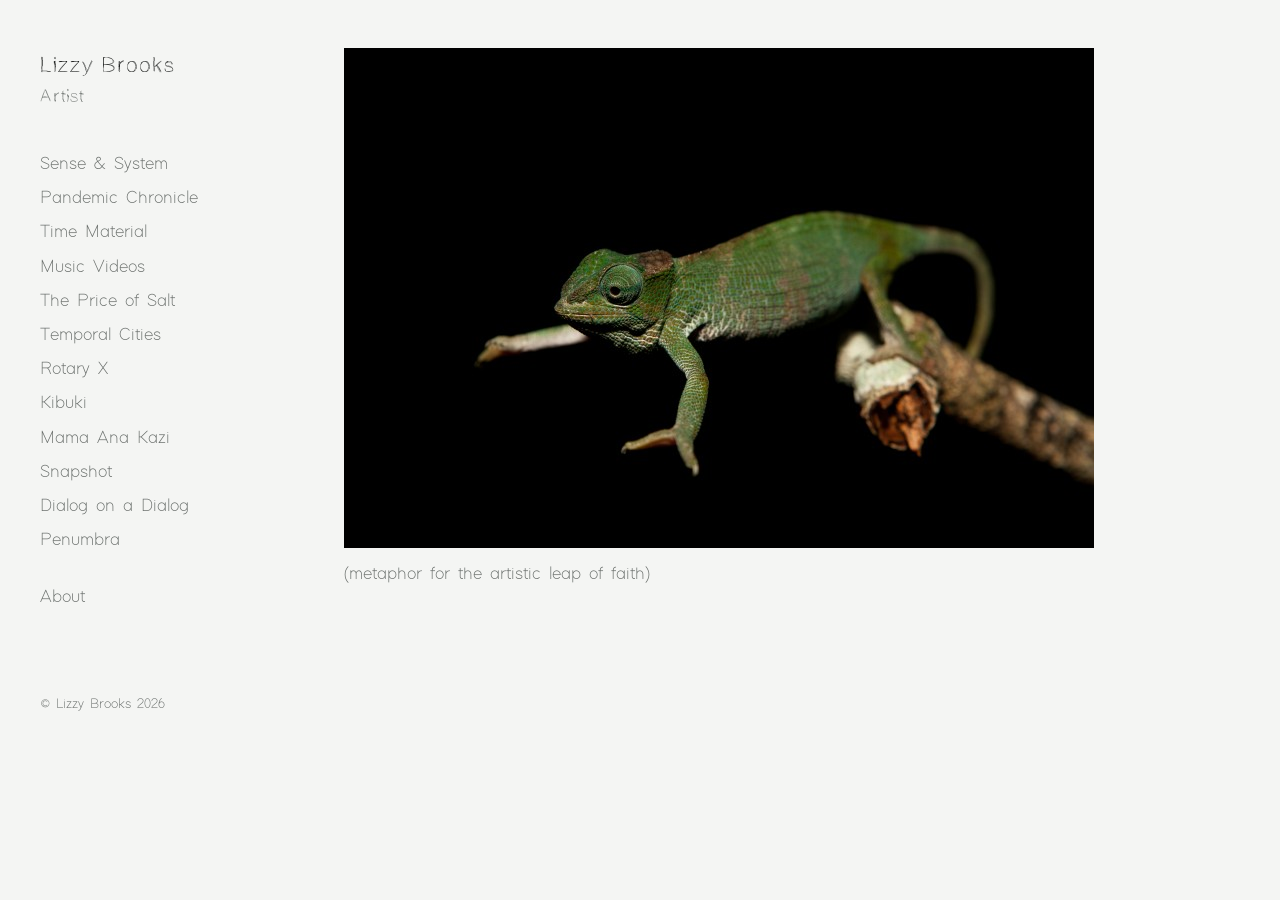
<file: index.html>
<!doctype html>
<html lang="en">
<head>
  <meta charset="utf-8">
  <meta name="viewport" content="width=device-width, initial-scale=1">
  <title>Lizzy Brooks</title>
  <meta name="description" content="Lizzy Brooks is a photographer, technologist and social practice artist based in San Francisco.">
  <link rel="icon" href="images/favicon.gif">
  <link rel="preconnect" href="https://fonts.googleapis.com">
  <link rel="preconnect" href="https://fonts.gstatic.com" crossorigin>
  <link href="https://fonts.googleapis.com/css2?family=Hanken+Grotesk:ital,wght@0,400;0,500;1,400&display=swap" rel="stylesheet">
  <link rel="stylesheet" href="style.css">
</head>
<body>
  <a class="skip" href="#content">Skip to content</a>
  <div class="layout">
    <header class="side">
      <a class="name" href="./">Lizzy Brooks</a>
      <p class="role">Artist</p>
      <details class="menu" open>
        <summary>Projects</summary>
        <ul class="projects">
          <li><a href="sense-system/">Sense &amp; System</a></li>
          <li><a href="pandemic-chronicle/">Pandemic Chronicle</a></li>
          <li><a href="time-material/">Time Material</a></li>
          <li><a href="music-videos/">Music Videos</a></li>
          <li><a href="the-price-of-salt/">The Price of Salt</a></li>
          <li><a href="temporal-cities/">Temporal Cities</a></li>
          <li><a href="rotary-x/">Rotary X</a></li>
          <li><a href="kibuki/">Kibuki</a></li>
          <li><a href="mama-ana-kazi/">Mama Ana Kazi</a></li>
          <li><a href="snapshot/">Snapshot</a></li>
          <li><a href="dialog-on-a-dialog/">Dialog on a Dialog</a></li>
          <li><a href="photography/">Penumbra</a></li>
        </ul>
        <ul class="pages">
          <li><a href="about/">About</a></li>
        </ul>
      </details>
    </header>
    <main id="content">
    <figure class="hero">
      <img src="images/home/01.jpg" width="750" height="500" alt="Lizzy Brooks mid-leap">
      <figcaption>(metaphor for the artistic leap of faith)</figcaption>
    </figure>
    </main>
  </div>
  <footer>© Lizzy Brooks 2026</footer>
  <script>
    // Collapse the project menu on small screens
    if (window.matchMedia('(max-width: 760px)').matches) document.querySelector('.menu').removeAttribute('open');
  </script>
</body>
</html>
</file>
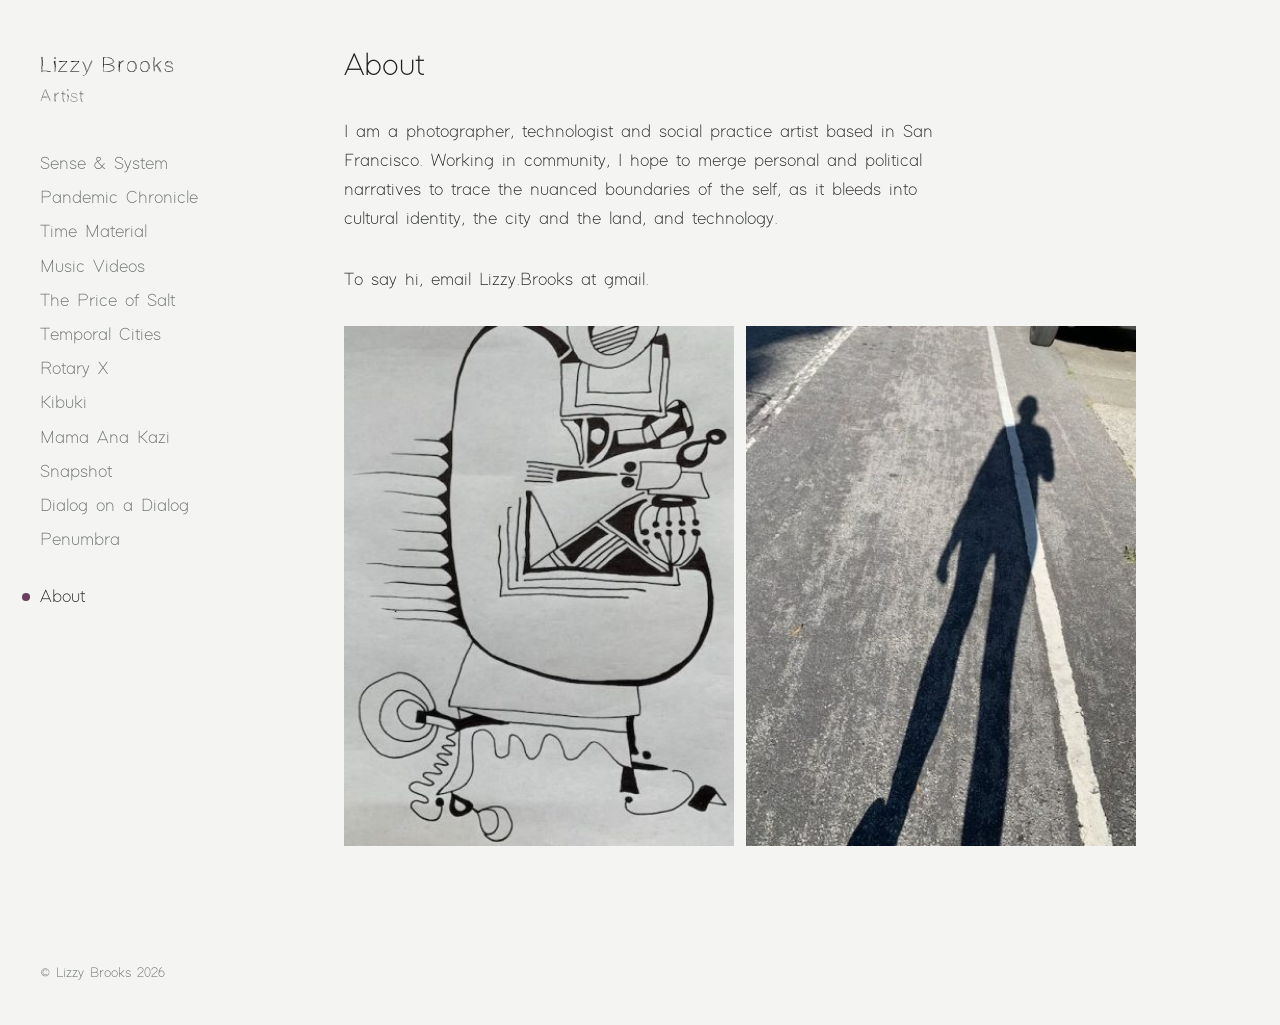
<file: about-2/index.html>
<!doctype html>
<html lang="en"><head><meta charset="utf-8">
<title>About – Lizzy Brooks</title>
<meta http-equiv="refresh" content="0; url=../about/">
<link rel="canonical" href="../about/">
</head><body><p><a href="../about/">About Lizzy Brooks</a></p></body></html>
</file>
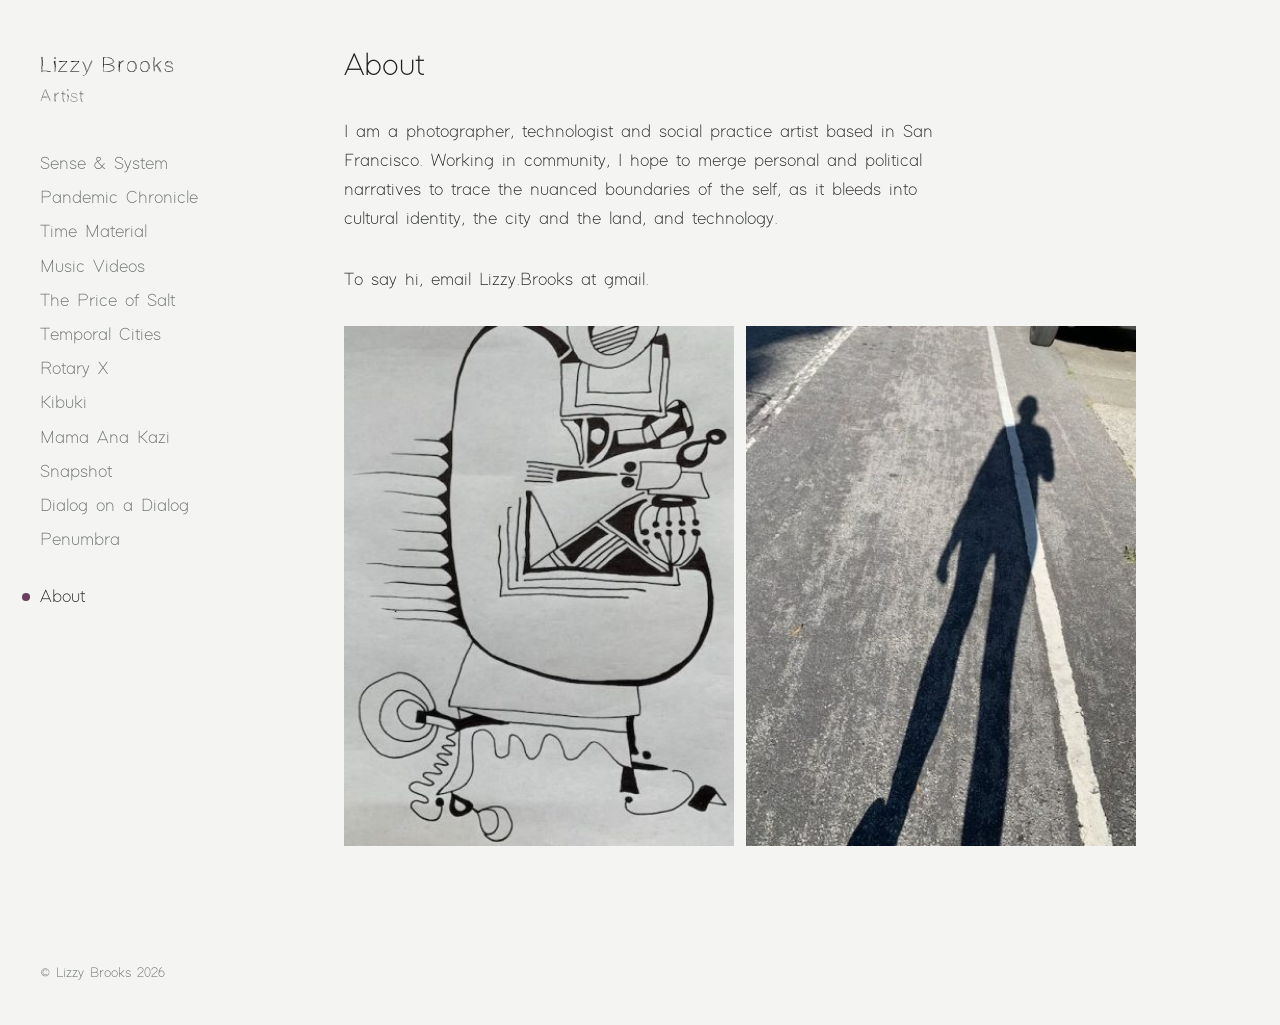
<file: about/index.html>
<!doctype html>
<html lang="en">
<head>
  <meta charset="utf-8">
  <meta name="viewport" content="width=device-width, initial-scale=1">
  <title>About – Lizzy Brooks</title>
  <meta name="description" content="Lizzy Brooks is a photographer, technologist and social practice artist based in San Francisco.">
  <link rel="icon" href="../images/favicon.gif">
  <link rel="preconnect" href="https://fonts.googleapis.com">
  <link rel="preconnect" href="https://fonts.gstatic.com" crossorigin>
  <link href="https://fonts.googleapis.com/css2?family=Hanken+Grotesk:ital,wght@0,400;0,500;1,400&display=swap" rel="stylesheet">
  <link rel="stylesheet" href="../style.css">
</head>
<body>
  <a class="skip" href="#content">Skip to content</a>
  <div class="layout">
    <header class="side">
      <a class="name" href="../">Lizzy Brooks</a>
      <p class="role">Artist</p>
      <details class="menu" open>
        <summary>Projects</summary>
        <ul class="projects">
          <li><a href="../sense-system/">Sense &amp; System</a></li>
          <li><a href="../pandemic-chronicle/">Pandemic Chronicle</a></li>
          <li><a href="../time-material/">Time Material</a></li>
          <li><a href="../music-videos/">Music Videos</a></li>
          <li><a href="../the-price-of-salt/">The Price of Salt</a></li>
          <li><a href="../temporal-cities/">Temporal Cities</a></li>
          <li><a href="../rotary-x/">Rotary X</a></li>
          <li><a href="../kibuki/">Kibuki</a></li>
          <li><a href="../mama-ana-kazi/">Mama Ana Kazi</a></li>
          <li><a href="../snapshot/">Snapshot</a></li>
          <li><a href="../dialog-on-a-dialog/">Dialog on a Dialog</a></li>
          <li><a href="../photography/">Penumbra</a></li>
        </ul>
        <ul class="pages">
          <li><a href="../about/" aria-current="page">About</a></li>
        </ul>
      </details>
    </header>
    <main id="content">
    <h1>About</h1>
    <p class="prose">I am a photographer, technologist and social practice artist based in San Francisco. Working in community, I hope to merge personal and political narratives to trace the nuanced boundaries of the self, as it bleeds into cultural identity, the city and the land, and technology.</p>
    <p class="prose">To say hi, email Lizzy.Brooks at gmail.</p>
    <div class="row" style="max-width:792px">
      <figure style="flex:0.7500"><img src="../images/about/01.jpg" width="375" height="500" loading="lazy" alt="About, image 1"></figure>
      <figure style="flex:0.7500"><img src="../images/about/02.jpg" width="375" height="500" loading="lazy" alt="About, image 2"></figure>
    </div>
    </main>
  </div>
  <footer>© Lizzy Brooks 2026</footer>
  <script>
    // Collapse the project menu on small screens
    if (window.matchMedia('(max-width: 760px)').matches) document.querySelector('.menu').removeAttribute('open');
  </script>
</body>
</html>
</file>
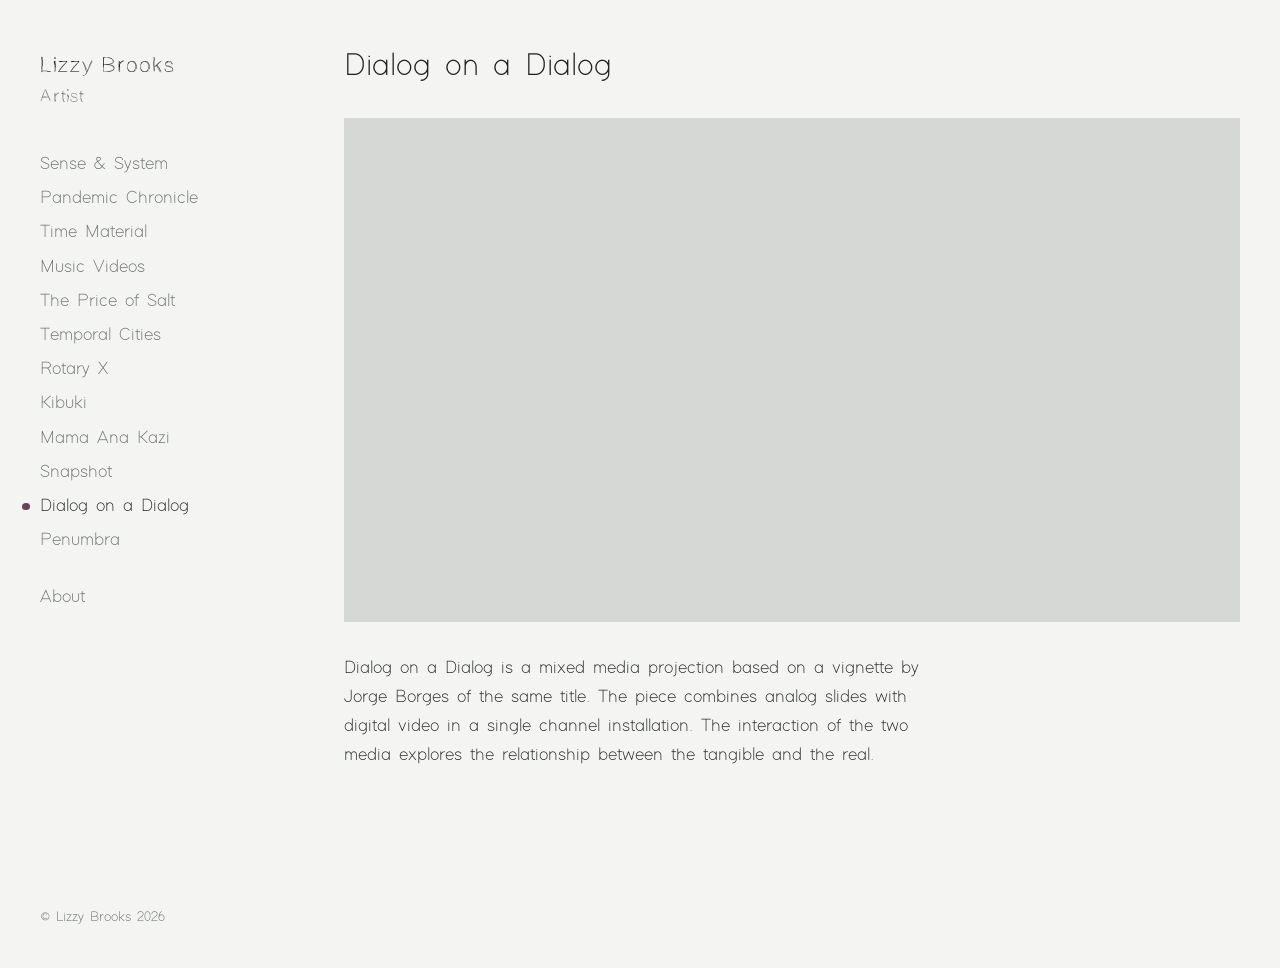
<file: dialog-on-a-dialog/index.html>
<!doctype html>
<html lang="en">
<head>
  <meta charset="utf-8">
  <meta name="viewport" content="width=device-width, initial-scale=1">
  <title>Dialog on a Dialog – Lizzy Brooks</title>
  <meta name="description" content="Lizzy Brooks is a photographer, technologist and social practice artist based in San Francisco.">
  <link rel="icon" href="../images/favicon.gif">
  <link rel="preconnect" href="https://fonts.googleapis.com">
  <link rel="preconnect" href="https://fonts.gstatic.com" crossorigin>
  <link href="https://fonts.googleapis.com/css2?family=Hanken+Grotesk:ital,wght@0,400;0,500;1,400&display=swap" rel="stylesheet">
  <link rel="stylesheet" href="../style.css">
</head>
<body>
  <a class="skip" href="#content">Skip to content</a>
  <div class="layout">
    <header class="side">
      <a class="name" href="../">Lizzy Brooks</a>
      <p class="role">Artist</p>
      <details class="menu" open>
        <summary>Projects</summary>
        <ul class="projects">
          <li><a href="../sense-system/">Sense &amp; System</a></li>
          <li><a href="../pandemic-chronicle/">Pandemic Chronicle</a></li>
          <li><a href="../time-material/">Time Material</a></li>
          <li><a href="../music-videos/">Music Videos</a></li>
          <li><a href="../the-price-of-salt/">The Price of Salt</a></li>
          <li><a href="../temporal-cities/">Temporal Cities</a></li>
          <li><a href="../rotary-x/">Rotary X</a></li>
          <li><a href="../kibuki/">Kibuki</a></li>
          <li><a href="../mama-ana-kazi/">Mama Ana Kazi</a></li>
          <li><a href="../snapshot/">Snapshot</a></li>
          <li><a href="../dialog-on-a-dialog/" aria-current="page">Dialog on a Dialog</a></li>
          <li><a href="../photography/">Penumbra</a></li>
        </ul>
        <ul class="pages">
          <li><a href="../about/">About</a></li>
        </ul>
      </details>
    </header>
    <main id="content">
    <h1>Dialog on a Dialog</h1>
    <div class="video"><iframe src="https://player.vimeo.com/video/11367647" title="Dialog on a Dialog video" loading="lazy" allow="autoplay; fullscreen; picture-in-picture" allowfullscreen></iframe></div>
    <p class="prose">Dialog on a Dialog is a mixed media projection based on a vignette by Jorge Borges of the same title. The piece combines analog slides with digital video in a single channel installation. The interaction of the two media explores the relationship between the tangible and the real.</p>
    </main>
  </div>
  <footer>© Lizzy Brooks 2026</footer>
  <script>
    // Collapse the project menu on small screens
    if (window.matchMedia('(max-width: 760px)').matches) document.querySelector('.menu').removeAttribute('open');
  </script>
</body>
</html>
</file>
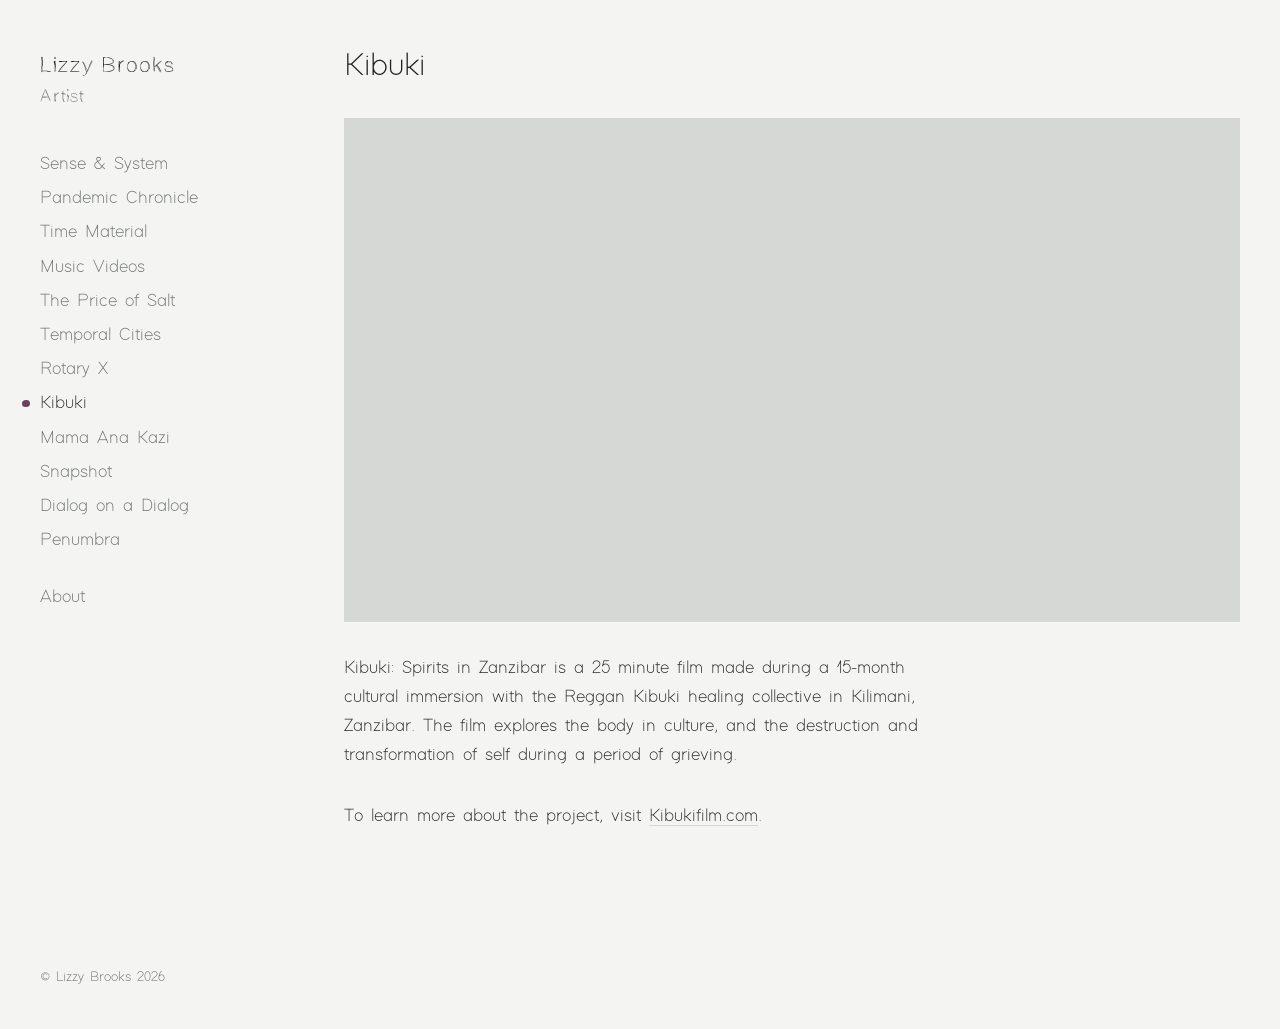
<file: kibuki/index.html>
<!doctype html>
<html lang="en">
<head>
  <meta charset="utf-8">
  <meta name="viewport" content="width=device-width, initial-scale=1">
  <title>Kibuki – Lizzy Brooks</title>
  <meta name="description" content="Lizzy Brooks is a photographer, technologist and social practice artist based in San Francisco.">
  <link rel="icon" href="../images/favicon.gif">
  <link rel="preconnect" href="https://fonts.googleapis.com">
  <link rel="preconnect" href="https://fonts.gstatic.com" crossorigin>
  <link href="https://fonts.googleapis.com/css2?family=Hanken+Grotesk:ital,wght@0,400;0,500;1,400&display=swap" rel="stylesheet">
  <link rel="stylesheet" href="../style.css">
</head>
<body>
  <a class="skip" href="#content">Skip to content</a>
  <div class="layout">
    <header class="side">
      <a class="name" href="../">Lizzy Brooks</a>
      <p class="role">Artist</p>
      <details class="menu" open>
        <summary>Projects</summary>
        <ul class="projects">
          <li><a href="../sense-system/">Sense &amp; System</a></li>
          <li><a href="../pandemic-chronicle/">Pandemic Chronicle</a></li>
          <li><a href="../time-material/">Time Material</a></li>
          <li><a href="../music-videos/">Music Videos</a></li>
          <li><a href="../the-price-of-salt/">The Price of Salt</a></li>
          <li><a href="../temporal-cities/">Temporal Cities</a></li>
          <li><a href="../rotary-x/">Rotary X</a></li>
          <li><a href="../kibuki/" aria-current="page">Kibuki</a></li>
          <li><a href="../mama-ana-kazi/">Mama Ana Kazi</a></li>
          <li><a href="../snapshot/">Snapshot</a></li>
          <li><a href="../dialog-on-a-dialog/">Dialog on a Dialog</a></li>
          <li><a href="../photography/">Penumbra</a></li>
        </ul>
        <ul class="pages">
          <li><a href="../about/">About</a></li>
        </ul>
      </details>
    </header>
    <main id="content">
    <h1>Kibuki</h1>
    <div class="video"><iframe src="https://player.vimeo.com/video/77311921" title="Kibuki video" loading="lazy" allow="autoplay; fullscreen; picture-in-picture" allowfullscreen></iframe></div>
    <p class="prose">Kibuki: Spirits in Zanzibar is a 25 minute film made during a 15-month cultural immersion with the Reggan Kibuki healing collective in Kilimani, Zanzibar. The film explores the body in culture, and the destruction and transformation of self during a period of grieving.</p>
    <p class="prose">To learn more about the project, visit <a href="http://www.kibukifilm.com/">Kibukifilm.com</a>.</p>
    </main>
  </div>
  <footer>© Lizzy Brooks 2026</footer>
  <script>
    // Collapse the project menu on small screens
    if (window.matchMedia('(max-width: 760px)').matches) document.querySelector('.menu').removeAttribute('open');
  </script>
</body>
</html>
</file>
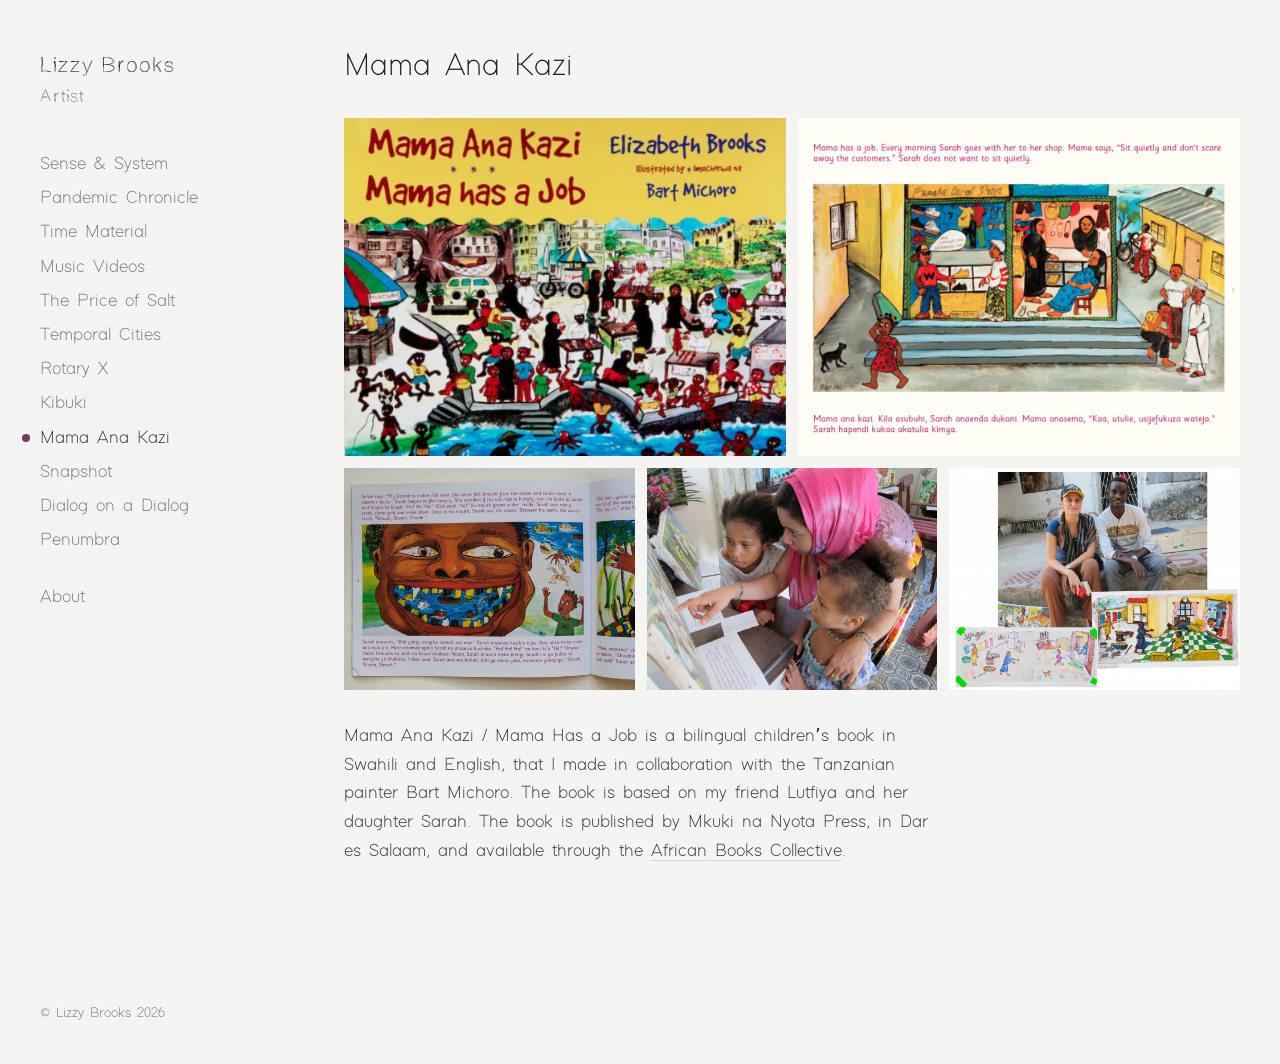
<file: mama-ana-kazi/index.html>
<!doctype html>
<html lang="en">
<head>
  <meta charset="utf-8">
  <meta name="viewport" content="width=device-width, initial-scale=1">
  <title>Mama Ana Kazi – Lizzy Brooks</title>
  <meta name="description" content="Lizzy Brooks is a photographer, technologist and social practice artist based in San Francisco.">
  <link rel="icon" href="../images/favicon.gif">
  <link rel="preconnect" href="https://fonts.googleapis.com">
  <link rel="preconnect" href="https://fonts.gstatic.com" crossorigin>
  <link href="https://fonts.googleapis.com/css2?family=Hanken+Grotesk:ital,wght@0,400;0,500;1,400&display=swap" rel="stylesheet">
  <link rel="stylesheet" href="../style.css">
</head>
<body>
  <a class="skip" href="#content">Skip to content</a>
  <div class="layout">
    <header class="side">
      <a class="name" href="../">Lizzy Brooks</a>
      <p class="role">Artist</p>
      <details class="menu" open>
        <summary>Projects</summary>
        <ul class="projects">
          <li><a href="../sense-system/">Sense &amp; System</a></li>
          <li><a href="../pandemic-chronicle/">Pandemic Chronicle</a></li>
          <li><a href="../time-material/">Time Material</a></li>
          <li><a href="../music-videos/">Music Videos</a></li>
          <li><a href="../the-price-of-salt/">The Price of Salt</a></li>
          <li><a href="../temporal-cities/">Temporal Cities</a></li>
          <li><a href="../rotary-x/">Rotary X</a></li>
          <li><a href="../kibuki/">Kibuki</a></li>
          <li><a href="../mama-ana-kazi/" aria-current="page">Mama Ana Kazi</a></li>
          <li><a href="../snapshot/">Snapshot</a></li>
          <li><a href="../dialog-on-a-dialog/">Dialog on a Dialog</a></li>
          <li><a href="../photography/">Penumbra</a></li>
        </ul>
        <ul class="pages">
          <li><a href="../about/">About</a></li>
        </ul>
      </details>
    </header>
    <main id="content">
    <h1>Mama Ana Kazi</h1>
    <div class="row" style="max-width:1374px">
      <figure style="flex:1.3095"><img src="../images/mama-ana-kazi/01.jpg" width="550" height="420" loading="lazy" alt="Mama Ana Kazi, image 1"></figure>
      <figure style="flex:1.3095"><img src="../images/mama-ana-kazi/02.png" width="550" height="420" loading="lazy" alt="Mama Ana Kazi, image 2"></figure>
    </div>
    <div class="row" style="max-width:2067px">
      <figure style="flex:1.3095"><img src="../images/mama-ana-kazi/03.jpg" width="550" height="420" loading="lazy" alt="Mama Ana Kazi, image 3"></figure>
      <figure style="flex:1.3095"><img src="../images/mama-ana-kazi/04.jpg" width="550" height="420" loading="lazy" alt="Mama Ana Kazi, image 4"></figure>
      <figure style="flex:1.3095"><img src="../images/mama-ana-kazi/05.jpg" width="550" height="420" loading="lazy" alt="Mama Ana Kazi, image 5"></figure>
    </div>
    <p class="prose">Mama Ana Kazi / Mama Has a Job is a bilingual children’s book in Swahili and English, that I made in collaboration with the Tanzanian painter Bart Michoro. The book is based on my friend Lutfiya and her daughter Sarah. The book is published by Mkuki na Nyota Press, in Dar es Salaam, and available through the <a href="http://www.africanbookscollective.com/">African Books Collective</a>.</p>
    </main>
  </div>
  <footer>© Lizzy Brooks 2026</footer>
  <script>
    // Collapse the project menu on small screens
    if (window.matchMedia('(max-width: 760px)').matches) document.querySelector('.menu').removeAttribute('open');
  </script>
</body>
</html>
</file>
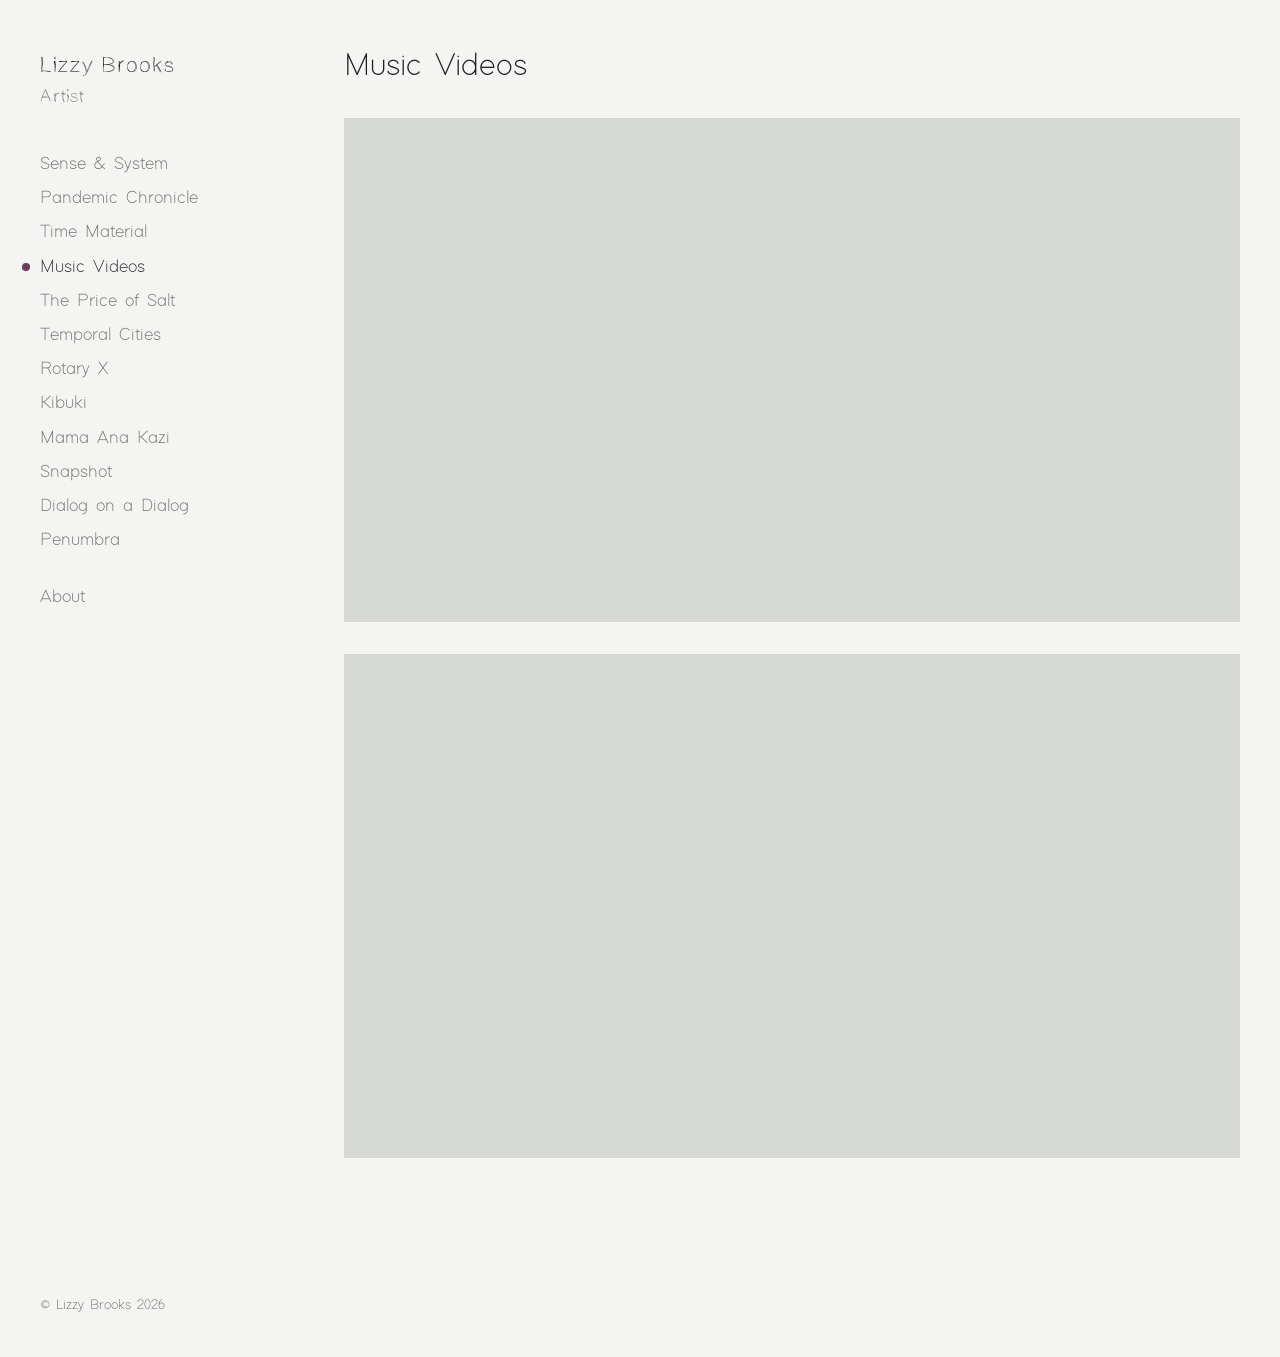
<file: music-videos/index.html>
<!doctype html>
<html lang="en">
<head>
  <meta charset="utf-8">
  <meta name="viewport" content="width=device-width, initial-scale=1">
  <title>Music Videos – Lizzy Brooks</title>
  <meta name="description" content="Lizzy Brooks is a photographer, technologist and social practice artist based in San Francisco.">
  <link rel="icon" href="../images/favicon.gif">
  <link rel="preconnect" href="https://fonts.googleapis.com">
  <link rel="preconnect" href="https://fonts.gstatic.com" crossorigin>
  <link href="https://fonts.googleapis.com/css2?family=Hanken+Grotesk:ital,wght@0,400;0,500;1,400&display=swap" rel="stylesheet">
  <link rel="stylesheet" href="../style.css">
</head>
<body>
  <a class="skip" href="#content">Skip to content</a>
  <div class="layout">
    <header class="side">
      <a class="name" href="../">Lizzy Brooks</a>
      <p class="role">Artist</p>
      <details class="menu" open>
        <summary>Projects</summary>
        <ul class="projects">
          <li><a href="../sense-system/">Sense &amp; System</a></li>
          <li><a href="../pandemic-chronicle/">Pandemic Chronicle</a></li>
          <li><a href="../time-material/">Time Material</a></li>
          <li><a href="../music-videos/" aria-current="page">Music Videos</a></li>
          <li><a href="../the-price-of-salt/">The Price of Salt</a></li>
          <li><a href="../temporal-cities/">Temporal Cities</a></li>
          <li><a href="../rotary-x/">Rotary X</a></li>
          <li><a href="../kibuki/">Kibuki</a></li>
          <li><a href="../mama-ana-kazi/">Mama Ana Kazi</a></li>
          <li><a href="../snapshot/">Snapshot</a></li>
          <li><a href="../dialog-on-a-dialog/">Dialog on a Dialog</a></li>
          <li><a href="../photography/">Penumbra</a></li>
        </ul>
        <ul class="pages">
          <li><a href="../about/">About</a></li>
        </ul>
      </details>
    </header>
    <main id="content">
    <h1>Music Videos</h1>
    <div class="video"><iframe src="https://www.youtube.com/embed/gyTKyFlos1w" title="Music Videos video" loading="lazy" allow="autoplay; fullscreen; picture-in-picture" allowfullscreen></iframe></div>
    <div class="video"><iframe src="https://www.youtube.com/embed/dB9FQzugYbo" title="Music Videos video" loading="lazy" allow="autoplay; fullscreen; picture-in-picture" allowfullscreen></iframe></div>
    </main>
  </div>
  <footer>© Lizzy Brooks 2026</footer>
  <script>
    // Collapse the project menu on small screens
    if (window.matchMedia('(max-width: 760px)').matches) document.querySelector('.menu').removeAttribute('open');
  </script>
</body>
</html>
</file>
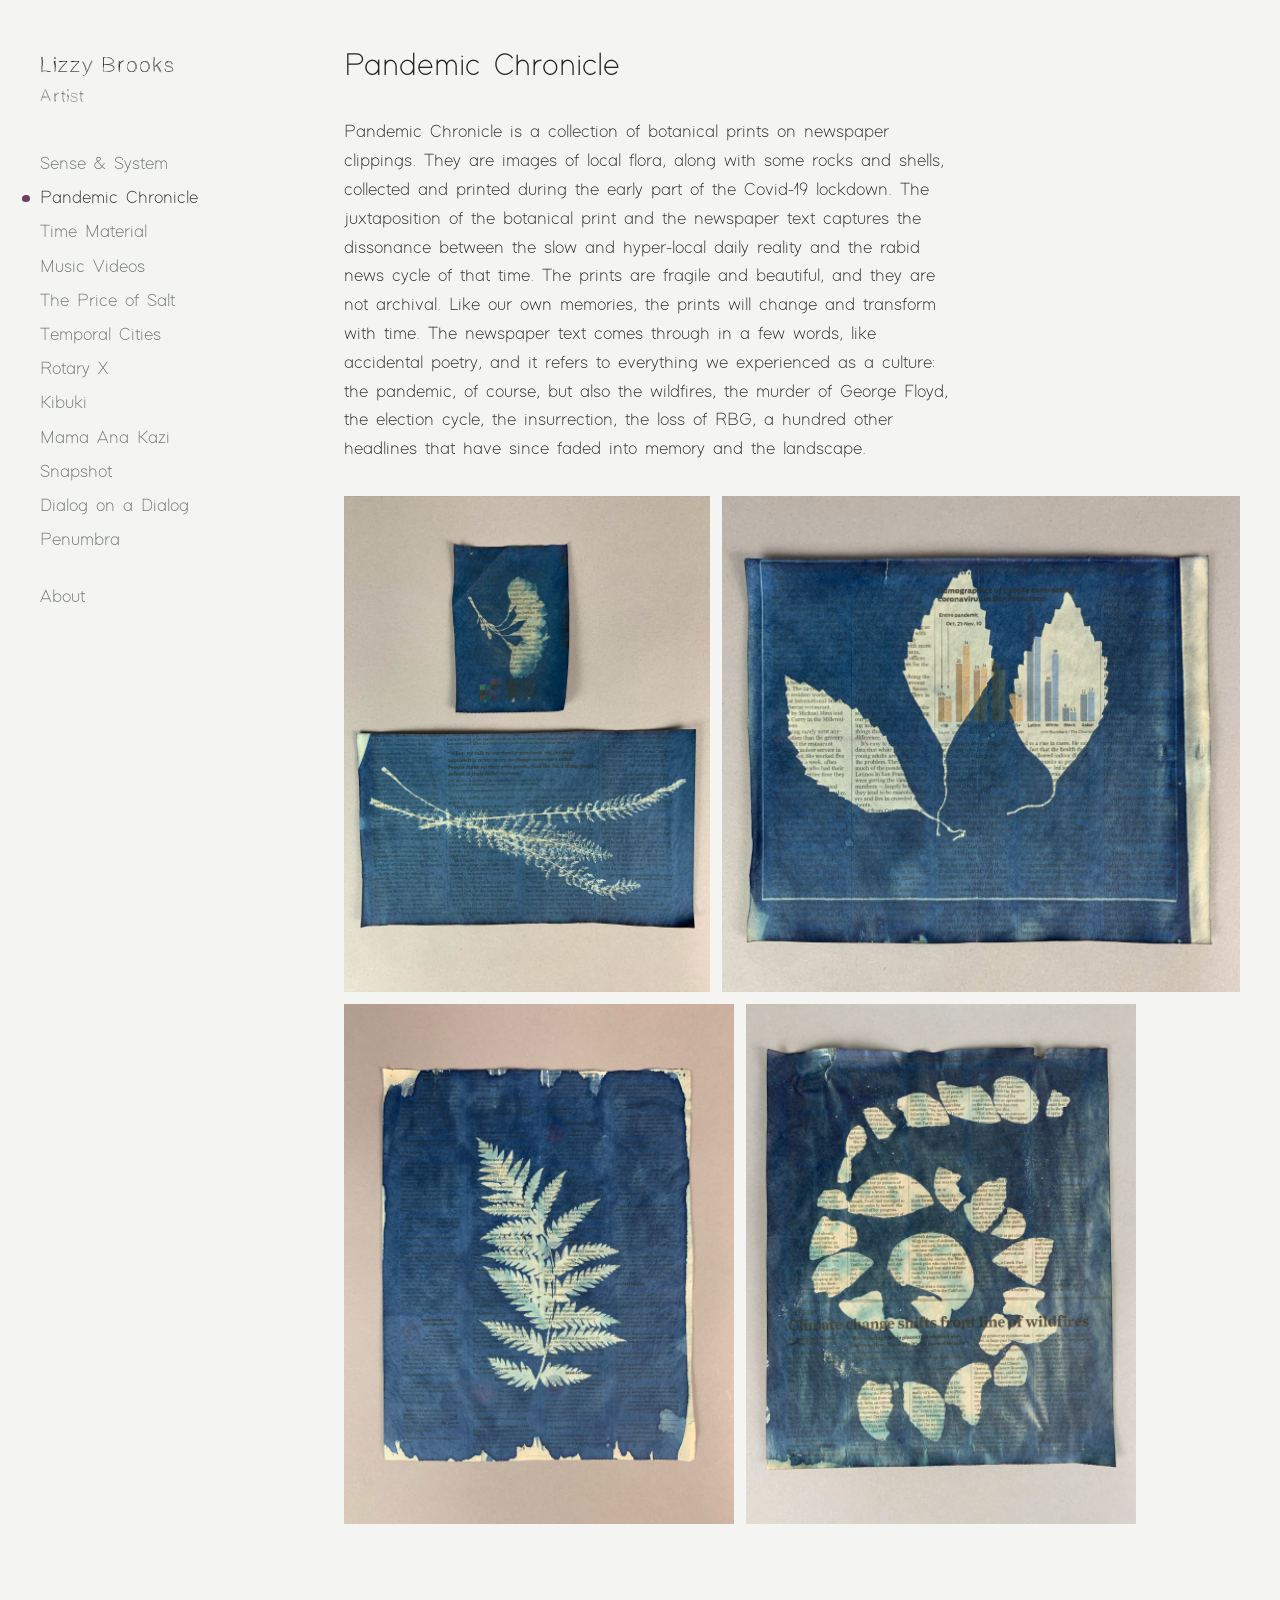
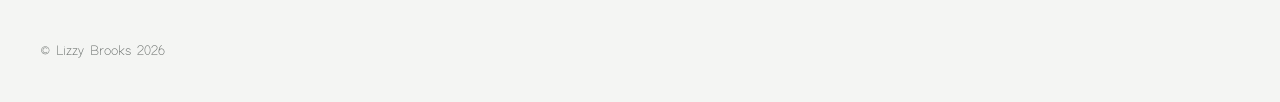
<file: pandemic-chronicle/index.html>
<!doctype html>
<html lang="en">
<head>
  <meta charset="utf-8">
  <meta name="viewport" content="width=device-width, initial-scale=1">
  <title>Pandemic Chronicle – Lizzy Brooks</title>
  <meta name="description" content="Lizzy Brooks is a photographer, technologist and social practice artist based in San Francisco.">
  <link rel="icon" href="../images/favicon.gif">
  <link rel="preconnect" href="https://fonts.googleapis.com">
  <link rel="preconnect" href="https://fonts.gstatic.com" crossorigin>
  <link href="https://fonts.googleapis.com/css2?family=Hanken+Grotesk:ital,wght@0,400;0,500;1,400&display=swap" rel="stylesheet">
  <link rel="stylesheet" href="../style.css">
</head>
<body>
  <a class="skip" href="#content">Skip to content</a>
  <div class="layout">
    <header class="side">
      <a class="name" href="../">Lizzy Brooks</a>
      <p class="role">Artist</p>
      <details class="menu" open>
        <summary>Projects</summary>
        <ul class="projects">
          <li><a href="../sense-system/">Sense &amp; System</a></li>
          <li><a href="../pandemic-chronicle/" aria-current="page">Pandemic Chronicle</a></li>
          <li><a href="../time-material/">Time Material</a></li>
          <li><a href="../music-videos/">Music Videos</a></li>
          <li><a href="../the-price-of-salt/">The Price of Salt</a></li>
          <li><a href="../temporal-cities/">Temporal Cities</a></li>
          <li><a href="../rotary-x/">Rotary X</a></li>
          <li><a href="../kibuki/">Kibuki</a></li>
          <li><a href="../mama-ana-kazi/">Mama Ana Kazi</a></li>
          <li><a href="../snapshot/">Snapshot</a></li>
          <li><a href="../dialog-on-a-dialog/">Dialog on a Dialog</a></li>
          <li><a href="../photography/">Penumbra</a></li>
        </ul>
        <ul class="pages">
          <li><a href="../about/">About</a></li>
        </ul>
      </details>
    </header>
    <main id="content">
    <h1>Pandemic Chronicle</h1>
    <p class="prose">Pandemic Chronicle is a collection of botanical prints on newspaper clippings. They are images of local flora, along with some rocks and shells, collected and printed during the early part of the Covid-19 lockdown. The juxtaposition of the botanical print and the newspaper text captures the dissonance between the slow and hyper-local daily reality and the rabid news cycle of that time. The prints are fragile and beautiful, and they are not archival. Like our own memories, the prints will change and transform with time. The newspaper text comes through in a few words, like accidental poetry, and it refers to everything we experienced as a culture: the pandemic, of course, but also the wildfires, the murder of George Floyd, the election cycle, the insurrection, the loss of RBG, a hundred other headlines that have since faded into memory and the landscape.</p>
    <div class="row" style="max-width:939px">
      <figure style="flex:0.7380"><img src="../images/pandemic-chronicle/01.png" width="369" height="500" loading="lazy" alt="Pandemic Chronicle, image 1"></figure>
      <figure style="flex:1.0440"><img src="../images/pandemic-chronicle/02.png" width="522" height="500" loading="lazy" alt="Pandemic Chronicle, image 2"></figure>
    </div>
    <div class="row" style="max-width:792px">
      <figure style="flex:0.7500"><img src="../images/pandemic-chronicle/03.png" width="375" height="500" loading="lazy" alt="Pandemic Chronicle, image 3"></figure>
      <figure style="flex:0.7500"><img src="../images/pandemic-chronicle/04.png" width="375" height="500" loading="lazy" alt="Pandemic Chronicle, image 4"></figure>
    </div>
    </main>
  </div>
  <footer>© Lizzy Brooks 2026</footer>
  <script>
    // Collapse the project menu on small screens
    if (window.matchMedia('(max-width: 760px)').matches) document.querySelector('.menu').removeAttribute('open');
  </script>
</body>
</html>
</file>
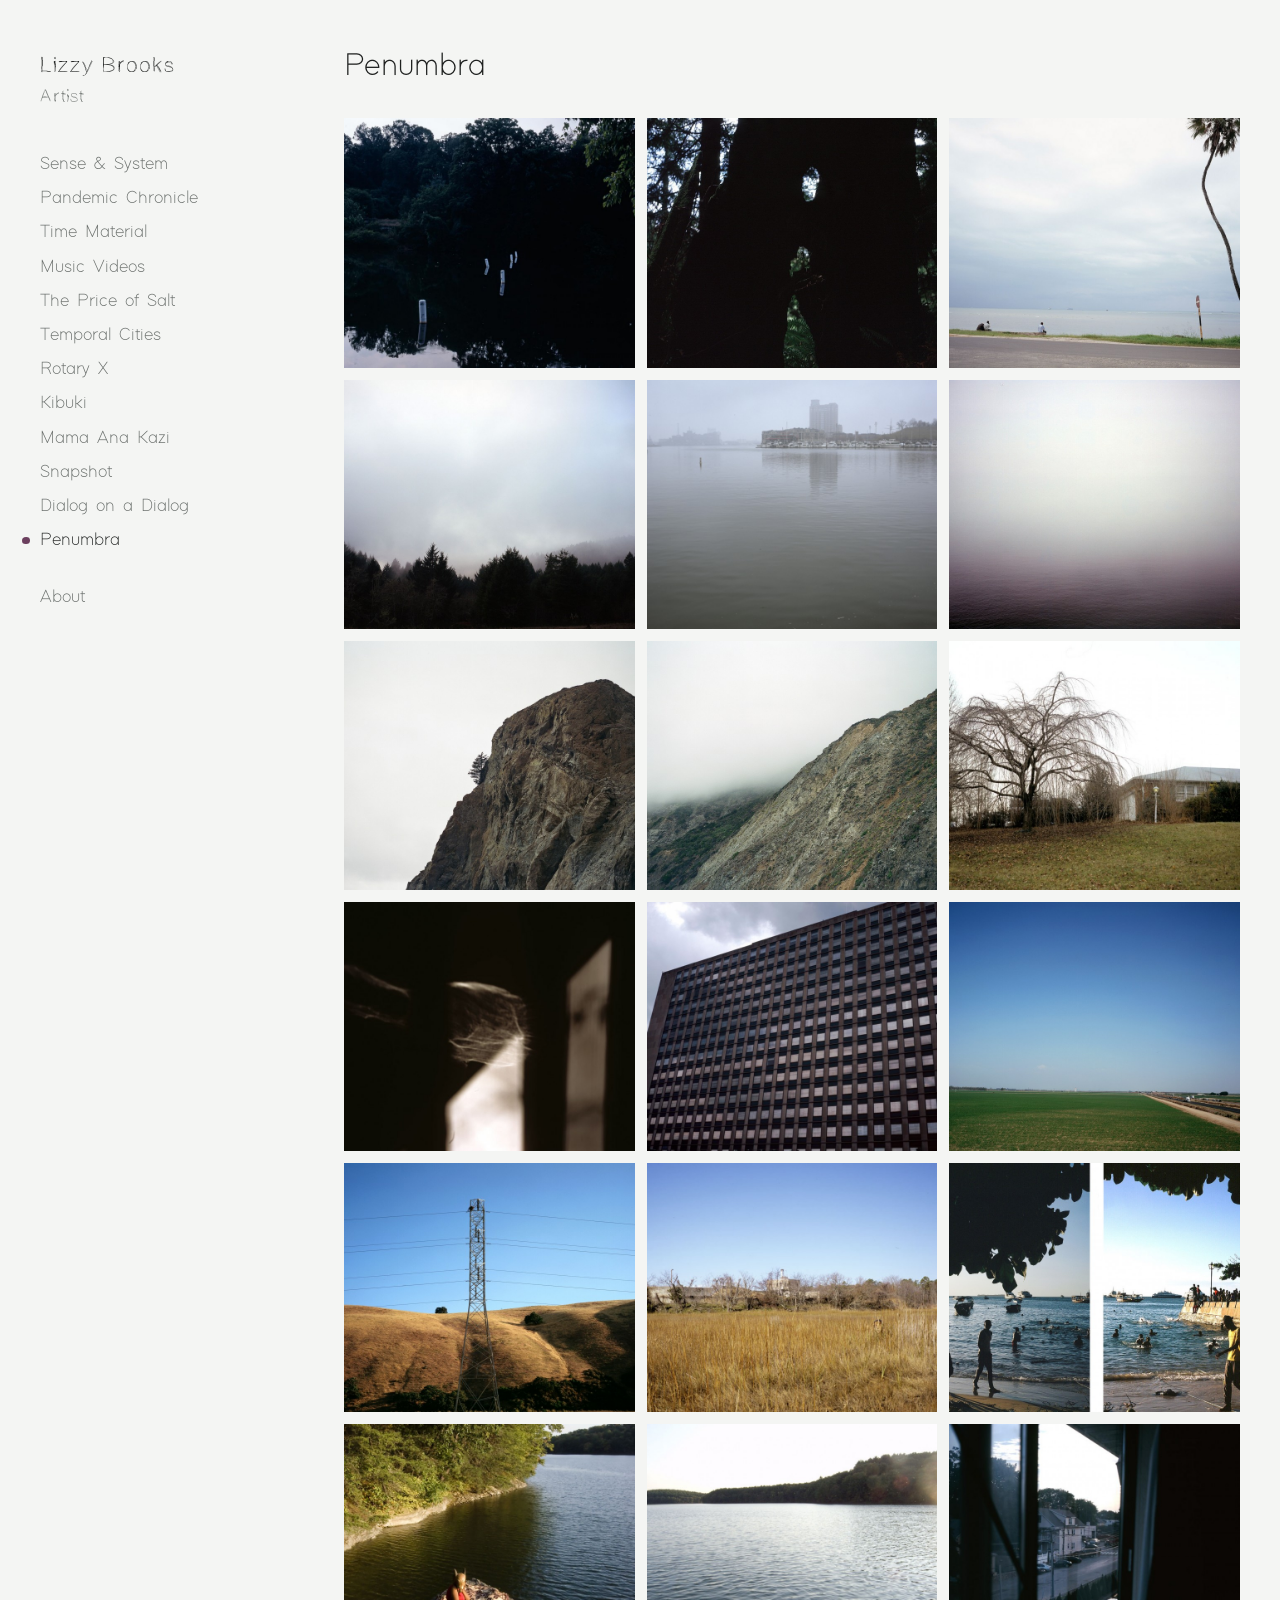
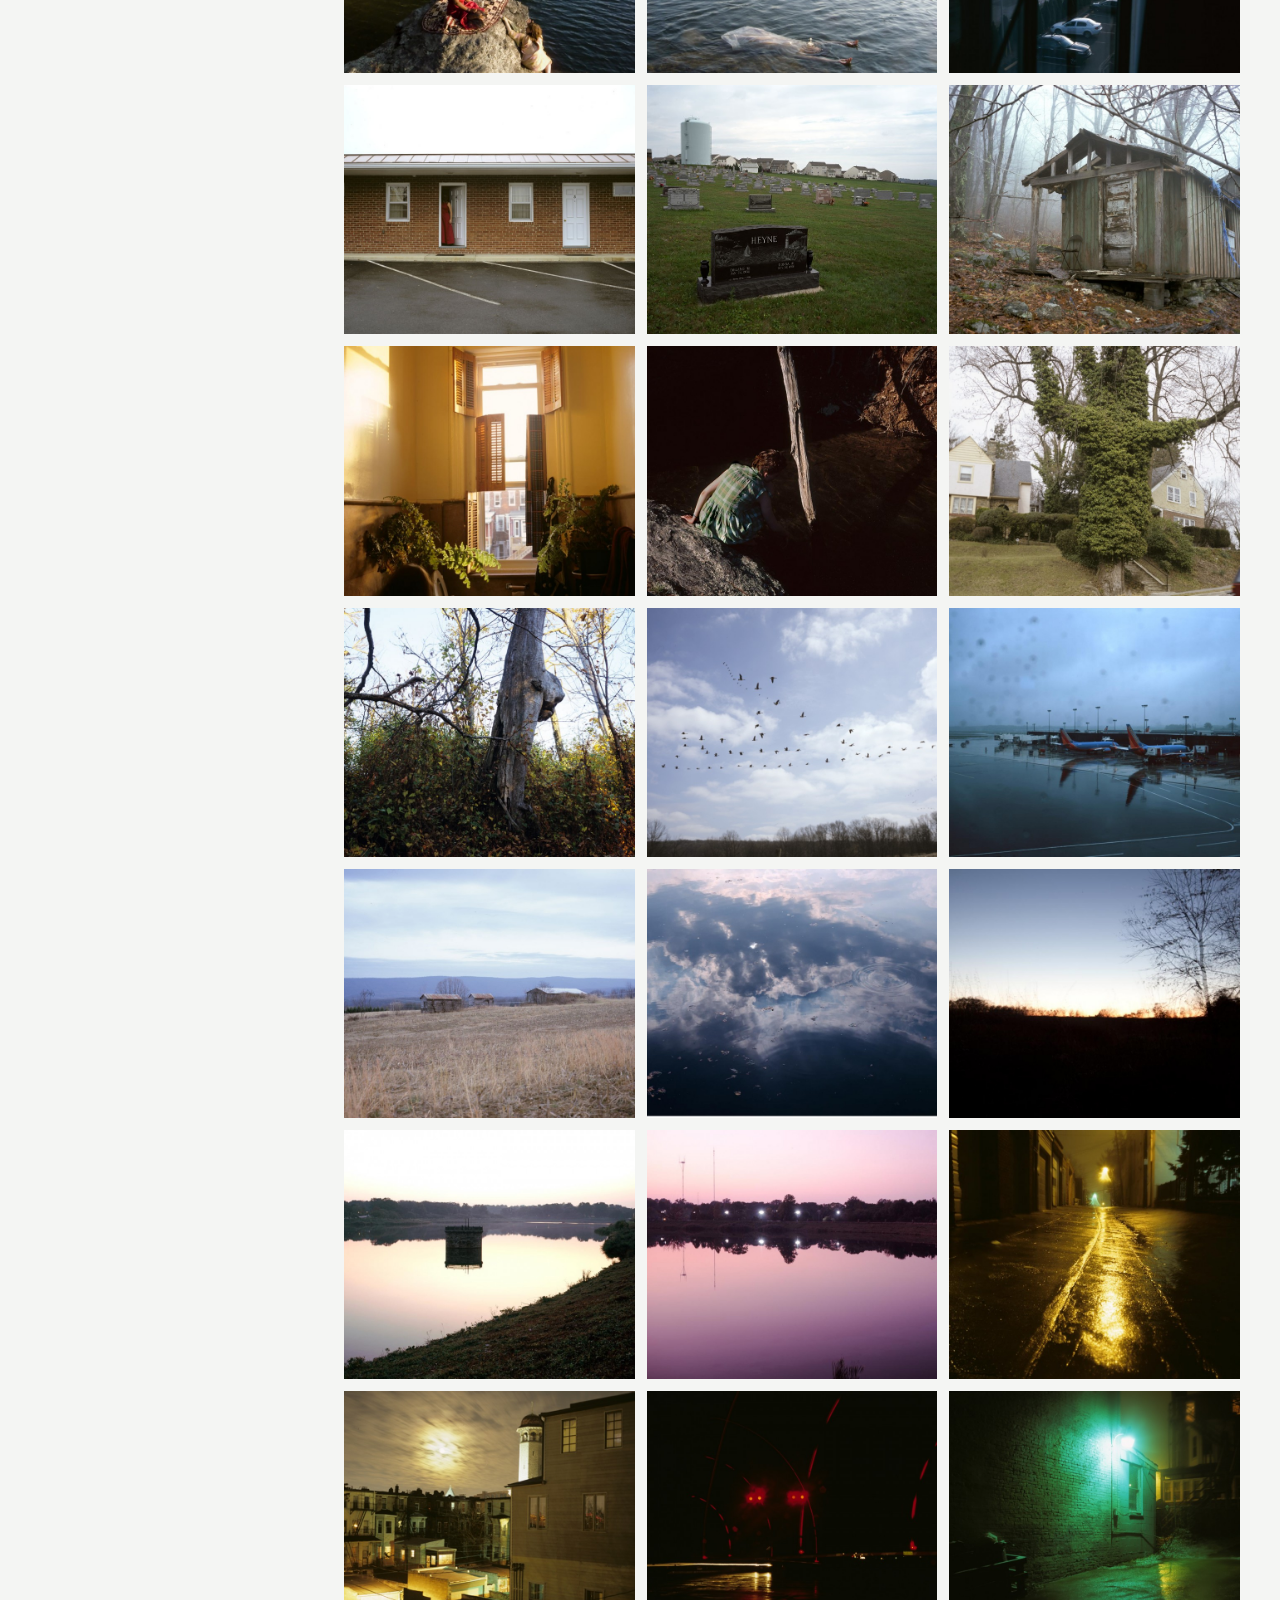
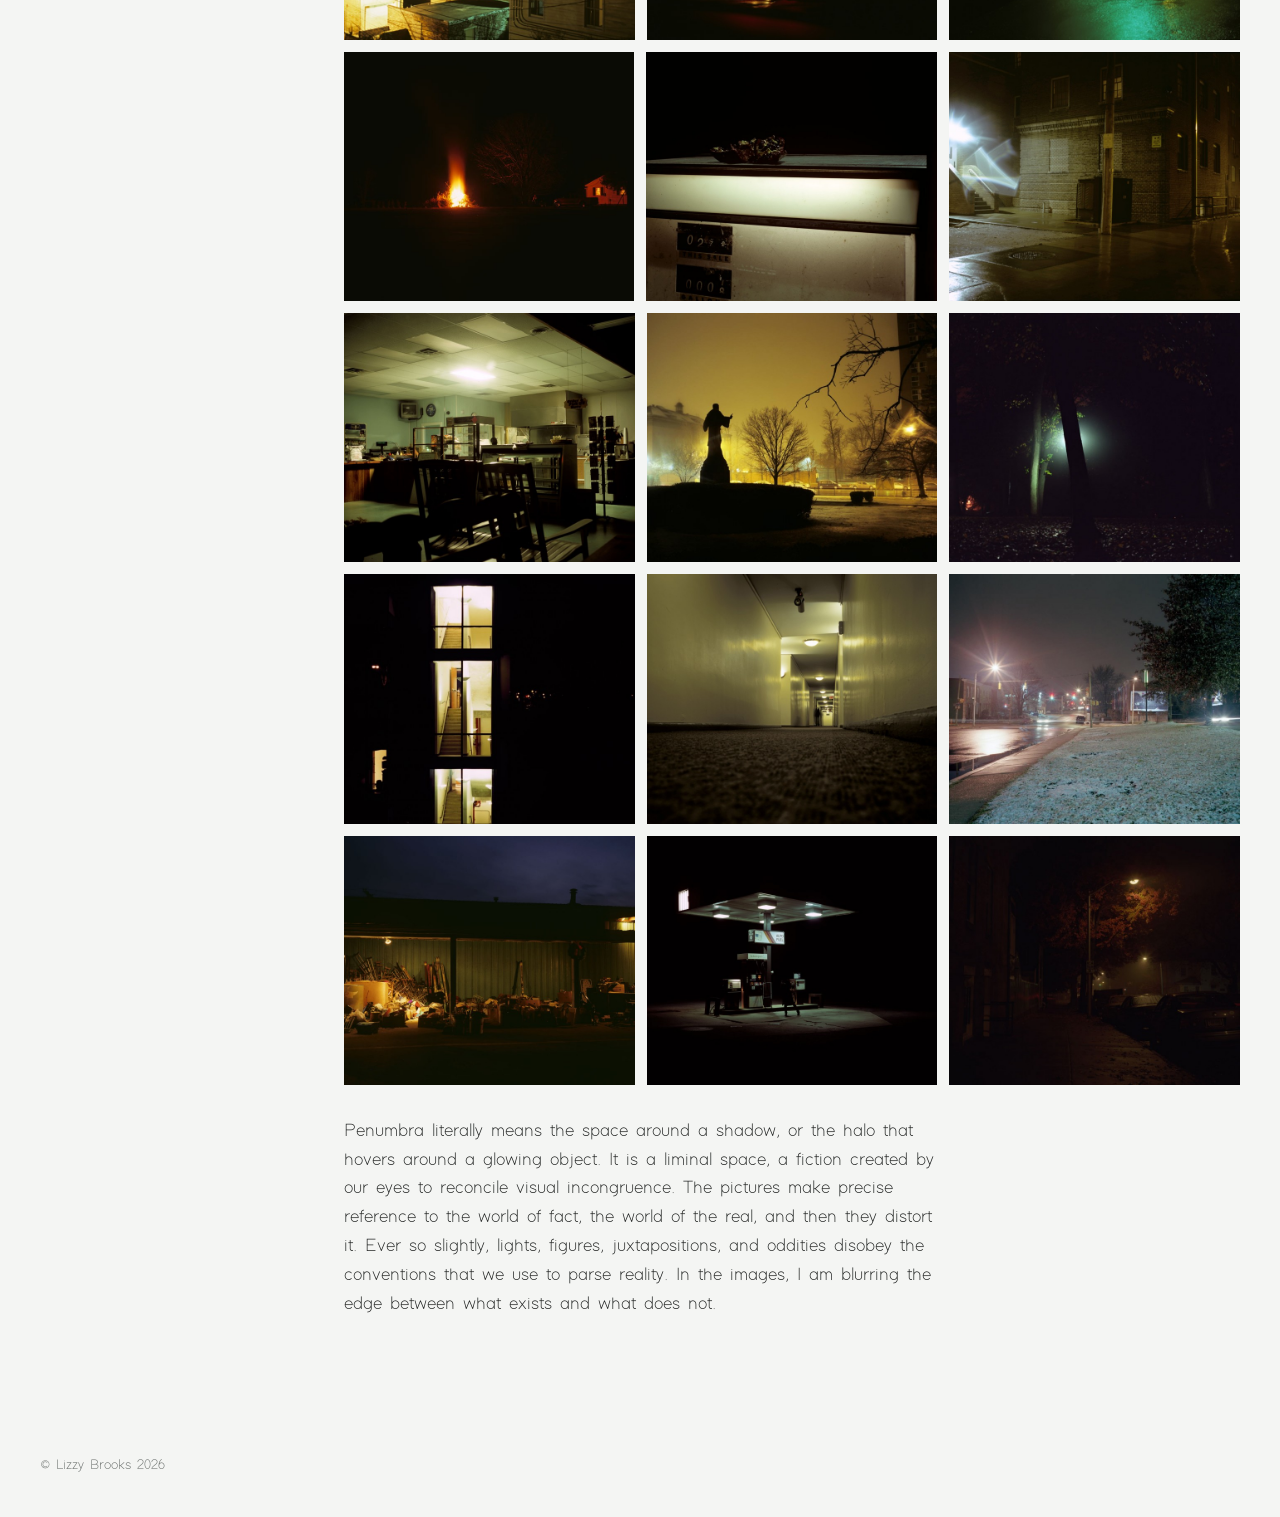
<file: photography/index.html>
<!doctype html>
<html lang="en">
<head>
  <meta charset="utf-8">
  <meta name="viewport" content="width=device-width, initial-scale=1">
  <title>Penumbra – Lizzy Brooks</title>
  <meta name="description" content="Lizzy Brooks is a photographer, technologist and social practice artist based in San Francisco.">
  <link rel="icon" href="../images/favicon.gif">
  <link rel="preconnect" href="https://fonts.googleapis.com">
  <link rel="preconnect" href="https://fonts.gstatic.com" crossorigin>
  <link href="https://fonts.googleapis.com/css2?family=Hanken+Grotesk:ital,wght@0,400;0,500;1,400&display=swap" rel="stylesheet">
  <link rel="stylesheet" href="../style.css">
</head>
<body>
  <a class="skip" href="#content">Skip to content</a>
  <div class="layout">
    <header class="side">
      <a class="name" href="../">Lizzy Brooks</a>
      <p class="role">Artist</p>
      <details class="menu" open>
        <summary>Projects</summary>
        <ul class="projects">
          <li><a href="../sense-system/">Sense &amp; System</a></li>
          <li><a href="../pandemic-chronicle/">Pandemic Chronicle</a></li>
          <li><a href="../time-material/">Time Material</a></li>
          <li><a href="../music-videos/">Music Videos</a></li>
          <li><a href="../the-price-of-salt/">The Price of Salt</a></li>
          <li><a href="../temporal-cities/">Temporal Cities</a></li>
          <li><a href="../rotary-x/">Rotary X</a></li>
          <li><a href="../kibuki/">Kibuki</a></li>
          <li><a href="../mama-ana-kazi/">Mama Ana Kazi</a></li>
          <li><a href="../snapshot/">Snapshot</a></li>
          <li><a href="../dialog-on-a-dialog/">Dialog on a Dialog</a></li>
          <li><a href="../photography/" aria-current="page">Penumbra</a></li>
        </ul>
        <ul class="pages">
          <li><a href="../about/">About</a></li>
        </ul>
      </details>
    </header>
    <main id="content">
    <h1>Penumbra</h1>
    <div class="row" style="max-width:1844px">
      <figure style="flex:1.1667"><img src="../images/photography/01.jpg" width="700" height="600" loading="lazy" alt="Penumbra, image 1"></figure>
      <figure style="flex:1.1667"><img src="../images/photography/02.jpg" width="700" height="600" loading="lazy" alt="Penumbra, image 2"></figure>
      <figure style="flex:1.1667"><img src="../images/photography/03.jpg" width="700" height="600" loading="lazy" alt="Penumbra, image 3"></figure>
    </div>
    <div class="row" style="max-width:1844px">
      <figure style="flex:1.1667"><img src="../images/photography/04.jpg" width="700" height="600" loading="lazy" alt="Penumbra, image 4"></figure>
      <figure style="flex:1.1667"><img src="../images/photography/05.jpg" width="700" height="600" loading="lazy" alt="Penumbra, image 5"></figure>
      <figure style="flex:1.1667"><img src="../images/photography/06.jpg" width="700" height="600" loading="lazy" alt="Penumbra, image 6"></figure>
    </div>
    <div class="row" style="max-width:1844px">
      <figure style="flex:1.1667"><img src="../images/photography/07.jpg" width="700" height="600" loading="lazy" alt="Penumbra, image 7"></figure>
      <figure style="flex:1.1667"><img src="../images/photography/08.jpg" width="700" height="600" loading="lazy" alt="Penumbra, image 8"></figure>
      <figure style="flex:1.1667"><img src="../images/photography/09.jpg" width="700" height="600" loading="lazy" alt="Penumbra, image 9"></figure>
    </div>
    <div class="row" style="max-width:1844px">
      <figure style="flex:1.1667"><img src="../images/photography/10.jpg" width="700" height="600" loading="lazy" alt="Penumbra, image 10"></figure>
      <figure style="flex:1.1667"><img src="../images/photography/11.jpg" width="700" height="600" loading="lazy" alt="Penumbra, image 11"></figure>
      <figure style="flex:1.1667"><img src="../images/photography/12.jpg" width="700" height="600" loading="lazy" alt="Penumbra, image 12"></figure>
    </div>
    <div class="row" style="max-width:1844px">
      <figure style="flex:1.1667"><img src="../images/photography/13.jpg" width="700" height="600" loading="lazy" alt="Penumbra, image 13"></figure>
      <figure style="flex:1.1667"><img src="../images/photography/14.jpg" width="700" height="600" loading="lazy" alt="Penumbra, image 14"></figure>
      <figure style="flex:1.1667"><img src="../images/photography/15.jpg" width="700" height="600" loading="lazy" alt="Penumbra, image 15"></figure>
    </div>
    <div class="row" style="max-width:1844px">
      <figure style="flex:1.1667"><img src="../images/photography/16.jpg" width="700" height="600" loading="lazy" alt="Penumbra, image 16"></figure>
      <figure style="flex:1.1667"><img src="../images/photography/17.jpg" width="700" height="600" loading="lazy" alt="Penumbra, image 17"></figure>
      <figure style="flex:1.1667"><img src="../images/photography/18.jpg" width="700" height="600" loading="lazy" alt="Penumbra, image 18"></figure>
    </div>
    <div class="row" style="max-width:1844px">
      <figure style="flex:1.1667"><img src="../images/photography/19.jpg" width="700" height="600" loading="lazy" alt="Penumbra, image 19"></figure>
      <figure style="flex:1.1664"><img src="../images/photography/20.jpg" width="673" height="577" loading="lazy" alt="Penumbra, image 20"></figure>
      <figure style="flex:1.1667"><img src="../images/photography/21.jpg" width="700" height="600" loading="lazy" alt="Penumbra, image 21"></figure>
    </div>
    <div class="row" style="max-width:1844px">
      <figure style="flex:1.1667"><img src="../images/photography/22.jpg" width="700" height="600" loading="lazy" alt="Penumbra, image 22"></figure>
      <figure style="flex:1.1667"><img src="../images/photography/23.jpg" width="700" height="600" loading="lazy" alt="Penumbra, image 23"></figure>
      <figure style="flex:1.1667"><img src="../images/photography/24.jpg" width="700" height="600" loading="lazy" alt="Penumbra, image 24"></figure>
    </div>
    <div class="row" style="max-width:1844px">
      <figure style="flex:1.1667"><img src="../images/photography/25.jpg" width="700" height="600" loading="lazy" alt="Penumbra, image 25"></figure>
      <figure style="flex:1.1667"><img src="../images/photography/26.jpg" width="700" height="600" loading="lazy" alt="Penumbra, image 26"></figure>
      <figure style="flex:1.1667"><img src="../images/photography/27.jpg" width="700" height="600" loading="lazy" alt="Penumbra, image 27"></figure>
    </div>
    <div class="row" style="max-width:1844px">
      <figure style="flex:1.1667"><img src="../images/photography/28.jpg" width="700" height="600" loading="lazy" alt="Penumbra, image 28"></figure>
      <figure style="flex:1.1667"><img src="../images/photography/29.jpg" width="700" height="600" loading="lazy" alt="Penumbra, image 29"></figure>
      <figure style="flex:1.1667"><img src="../images/photography/30.jpg" width="700" height="600" loading="lazy" alt="Penumbra, image 30"></figure>
    </div>
    <div class="row" style="max-width:1844px">
      <figure style="flex:1.1667"><img src="../images/photography/31.jpg" width="700" height="600" loading="lazy" alt="Penumbra, image 31"></figure>
      <figure style="flex:1.1667"><img src="../images/photography/32.jpg" width="700" height="600" loading="lazy" alt="Penumbra, image 32"></figure>
      <figure style="flex:1.1667"><img src="../images/photography/33.jpg" width="700" height="600" loading="lazy" alt="Penumbra, image 33"></figure>
    </div>
    <div class="row" style="max-width:1844px">
      <figure style="flex:1.1667"><img src="../images/photography/34.jpg" width="700" height="600" loading="lazy" alt="Penumbra, image 34"></figure>
      <figure style="flex:1.1667"><img src="../images/photography/35.jpg" width="700" height="600" loading="lazy" alt="Penumbra, image 35"></figure>
      <figure style="flex:1.1667"><img src="../images/photography/36.jpg" width="700" height="600" loading="lazy" alt="Penumbra, image 36"></figure>
    </div>
    <div class="row" style="max-width:1843px">
      <figure style="flex:1.1655"><img src="../images/photography/37.jpg" width="683" height="586" loading="lazy" alt="Penumbra, image 37"></figure>
      <figure style="flex:1.1667"><img src="../images/photography/38.jpg" width="700" height="600" loading="lazy" alt="Penumbra, image 38"></figure>
      <figure style="flex:1.1667"><img src="../images/photography/39.jpg" width="700" height="600" loading="lazy" alt="Penumbra, image 39"></figure>
    </div>
    <div class="row" style="max-width:1844px">
      <figure style="flex:1.1667"><img src="../images/photography/40.jpg" width="700" height="600" loading="lazy" alt="Penumbra, image 40"></figure>
      <figure style="flex:1.1667"><img src="../images/photography/41.jpg" width="700" height="600" loading="lazy" alt="Penumbra, image 41"></figure>
      <figure style="flex:1.1667"><img src="../images/photography/42.jpg" width="700" height="600" loading="lazy" alt="Penumbra, image 42"></figure>
    </div>
    <div class="row" style="max-width:1844px">
      <figure style="flex:1.1667"><img src="../images/photography/43.jpg" width="700" height="600" loading="lazy" alt="Penumbra, image 43"></figure>
      <figure style="flex:1.1667"><img src="../images/photography/44.jpg" width="700" height="600" loading="lazy" alt="Penumbra, image 44"></figure>
      <figure style="flex:1.1667"><img src="../images/photography/45.jpg" width="700" height="600" loading="lazy" alt="Penumbra, image 45"></figure>
    </div>
    <div class="row" style="max-width:1844px">
      <figure style="flex:1.1667"><img src="../images/photography/46.jpg" width="700" height="600" loading="lazy" alt="Penumbra, image 46"></figure>
      <figure style="flex:1.1667"><img src="../images/photography/47.jpg" width="700" height="600" loading="lazy" alt="Penumbra, image 47"></figure>
      <figure style="flex:1.1667"><img src="../images/photography/48.jpg" width="700" height="600" loading="lazy" alt="Penumbra, image 48"></figure>
    </div>
    <p class="prose">Penumbra literally means the space around a shadow, or the halo that hovers around a glowing object. It is a liminal space, a fiction created by our eyes to reconcile visual incongruence. The pictures make precise reference to the world of fact, the world of the real, and then they distort it. Ever so slightly, lights, figures, juxtapositions, and oddities disobey the conventions that we use to parse reality. In the images, I am blurring the edge between what exists and what does not.</p>
    </main>
  </div>
  <footer>© Lizzy Brooks 2026</footer>
  <script>
    // Collapse the project menu on small screens
    if (window.matchMedia('(max-width: 760px)').matches) document.querySelector('.menu').removeAttribute('open');
  </script>
</body>
</html>
</file>
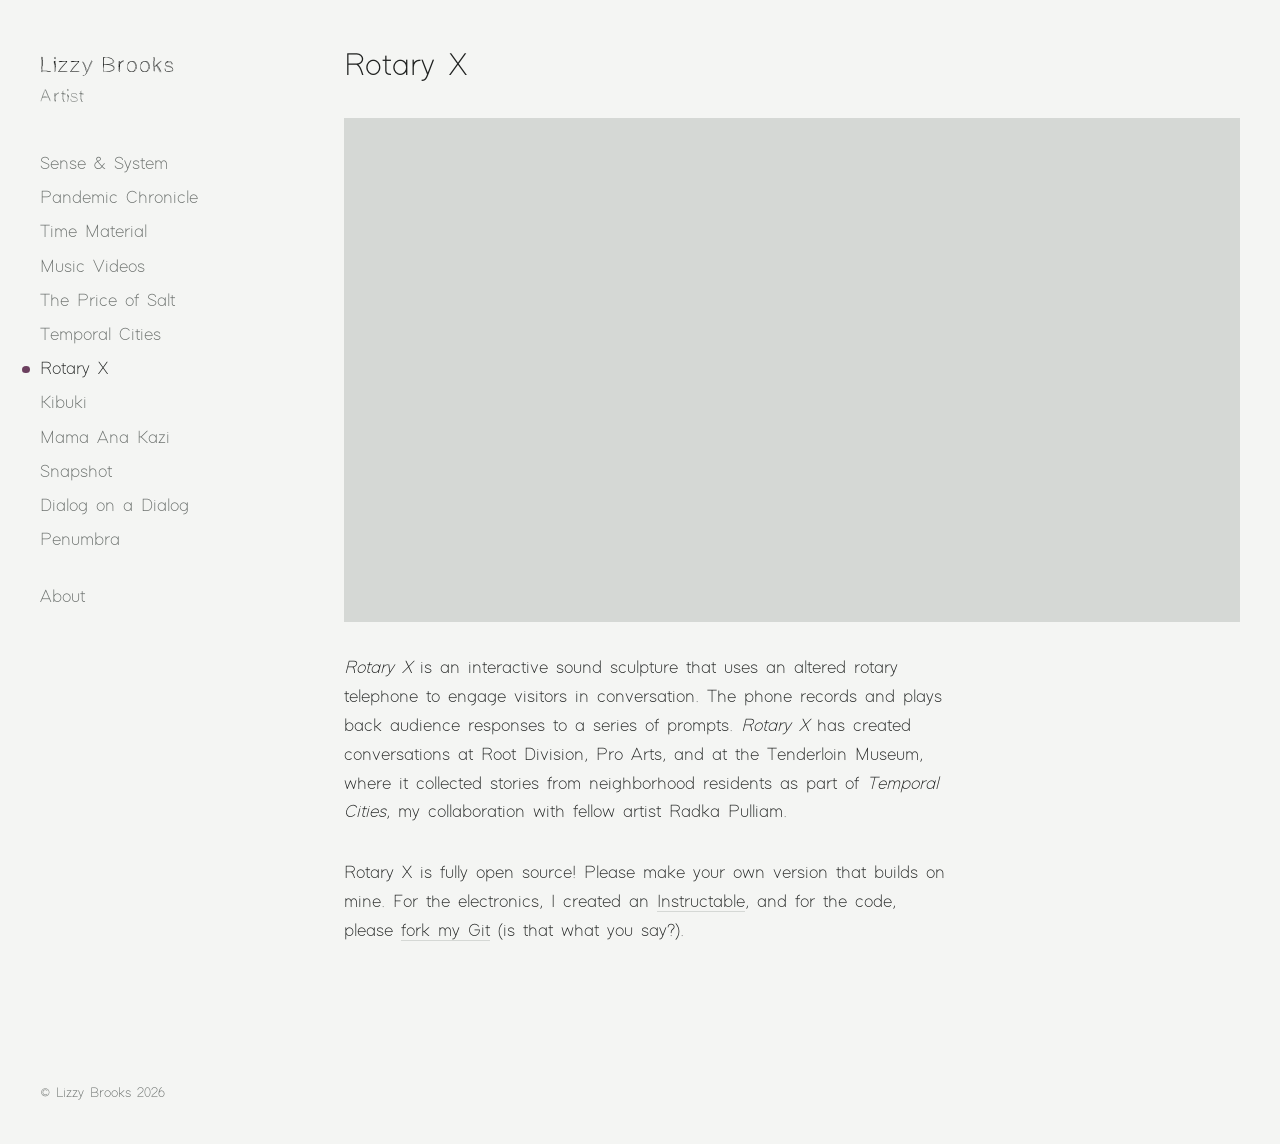
<file: rotary-x/index.html>
<!doctype html>
<html lang="en">
<head>
  <meta charset="utf-8">
  <meta name="viewport" content="width=device-width, initial-scale=1">
  <title>Rotary X – Lizzy Brooks</title>
  <meta name="description" content="Lizzy Brooks is a photographer, technologist and social practice artist based in San Francisco.">
  <link rel="icon" href="../images/favicon.gif">
  <link rel="preconnect" href="https://fonts.googleapis.com">
  <link rel="preconnect" href="https://fonts.gstatic.com" crossorigin>
  <link href="https://fonts.googleapis.com/css2?family=Hanken+Grotesk:ital,wght@0,400;0,500;1,400&display=swap" rel="stylesheet">
  <link rel="stylesheet" href="../style.css">
</head>
<body>
  <a class="skip" href="#content">Skip to content</a>
  <div class="layout">
    <header class="side">
      <a class="name" href="../">Lizzy Brooks</a>
      <p class="role">Artist</p>
      <details class="menu" open>
        <summary>Projects</summary>
        <ul class="projects">
          <li><a href="../sense-system/">Sense &amp; System</a></li>
          <li><a href="../pandemic-chronicle/">Pandemic Chronicle</a></li>
          <li><a href="../time-material/">Time Material</a></li>
          <li><a href="../music-videos/">Music Videos</a></li>
          <li><a href="../the-price-of-salt/">The Price of Salt</a></li>
          <li><a href="../temporal-cities/">Temporal Cities</a></li>
          <li><a href="../rotary-x/" aria-current="page">Rotary X</a></li>
          <li><a href="../kibuki/">Kibuki</a></li>
          <li><a href="../mama-ana-kazi/">Mama Ana Kazi</a></li>
          <li><a href="../snapshot/">Snapshot</a></li>
          <li><a href="../dialog-on-a-dialog/">Dialog on a Dialog</a></li>
          <li><a href="../photography/">Penumbra</a></li>
        </ul>
        <ul class="pages">
          <li><a href="../about/">About</a></li>
        </ul>
      </details>
    </header>
    <main id="content">
    <h1>Rotary X</h1>
    <div class="video"><iframe src="https://player.vimeo.com/video/142662289" title="Rotary X video" loading="lazy" allow="autoplay; fullscreen; picture-in-picture" allowfullscreen></iframe></div>
    <p class="prose"><em>Rotary X</em> is an interactive sound sculpture that uses an altered rotary telephone to engage visitors in conversation. The phone records and plays back audience responses to a series of prompts. <em>Rotary X</em> has created conversations at Root Division, Pro Arts, and at the Tenderloin Museum, where it collected stories from neighborhood residents as part of <em>Temporal Cities</em>, my collaboration with fellow artist Radka Pulliam.</p>
    <p class="prose">Rotary X is fully open source! Please make your own version that builds on mine. For the electronics, I created an <a href="http://www.instructables.com/id/RotaryX-How-to-Hack-a-Rotary-Phone/">Instructable</a>, and for the code, please <a href="https://github.com/lizzybrooks/rotaryX">fork my Git</a> (is that what you say?).</p>
    </main>
  </div>
  <footer>© Lizzy Brooks 2026</footer>
  <script>
    // Collapse the project menu on small screens
    if (window.matchMedia('(max-width: 760px)').matches) document.querySelector('.menu').removeAttribute('open');
  </script>
</body>
</html>
</file>
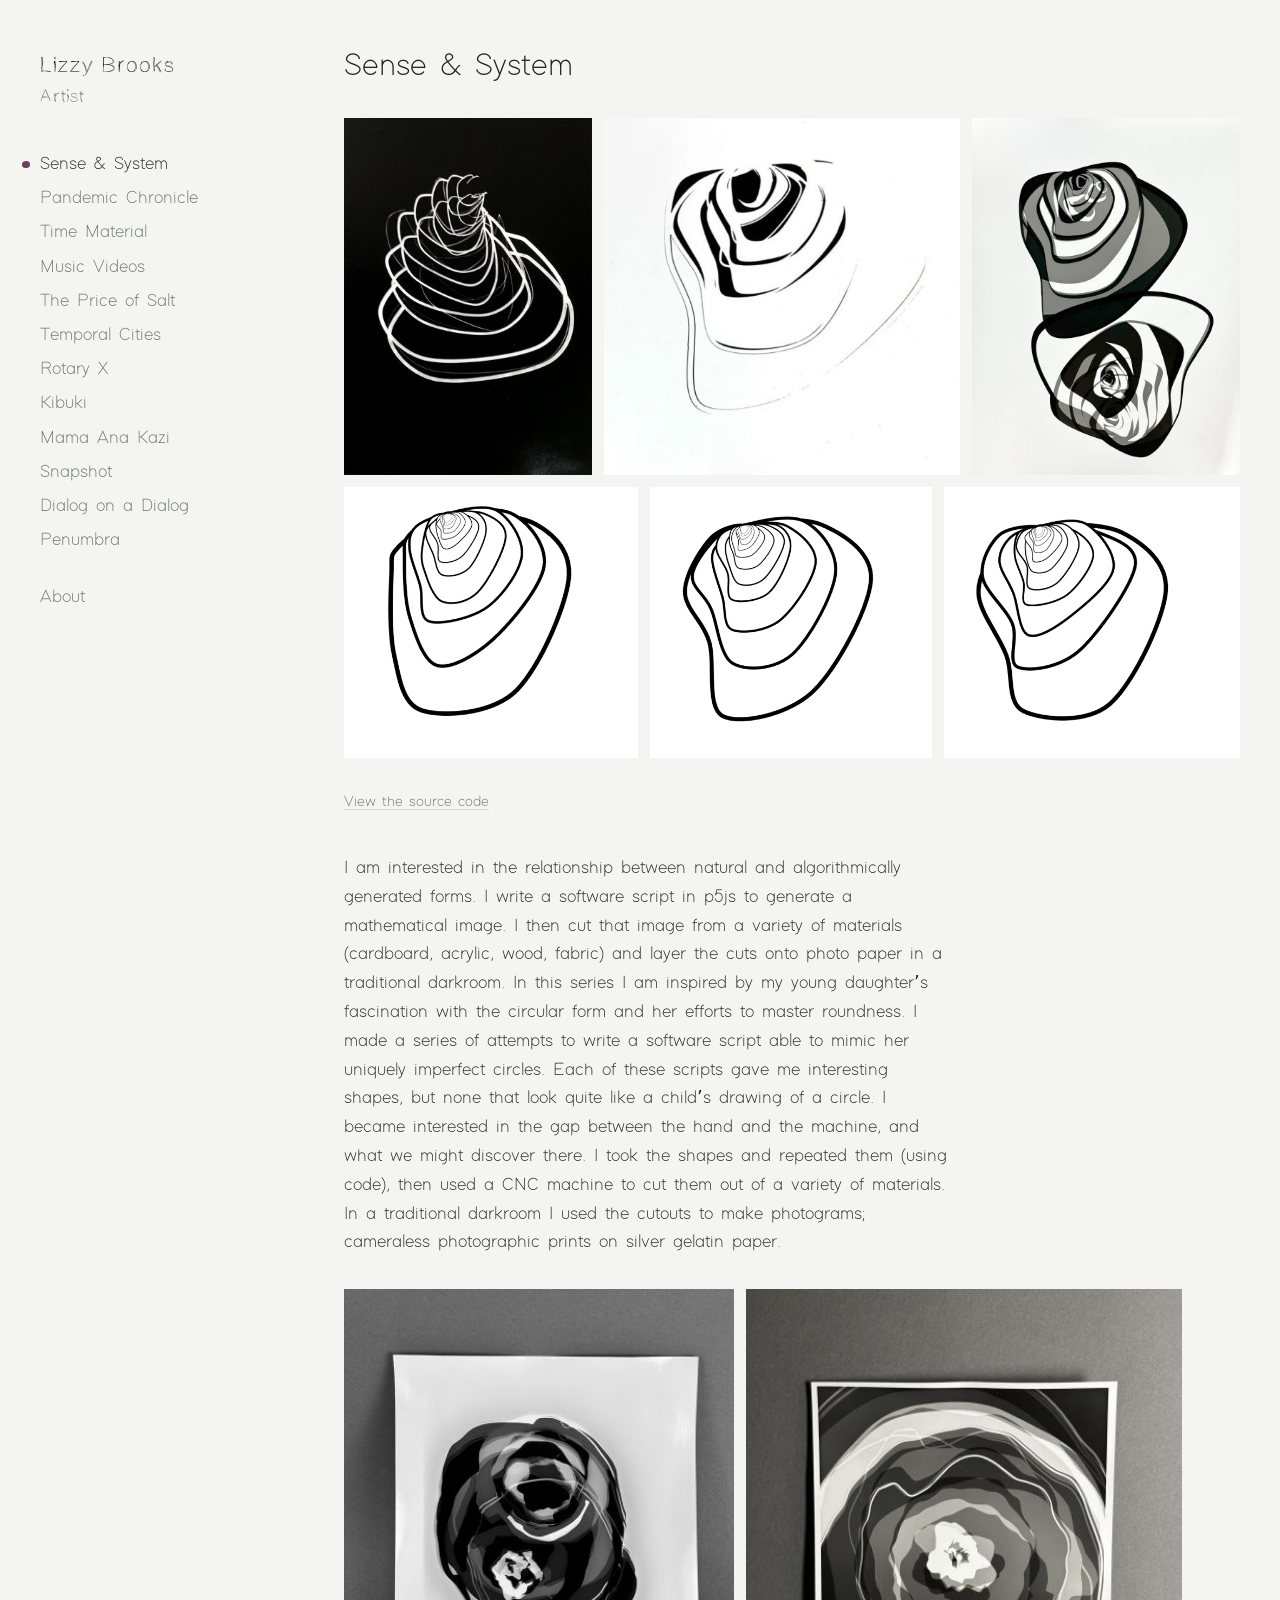
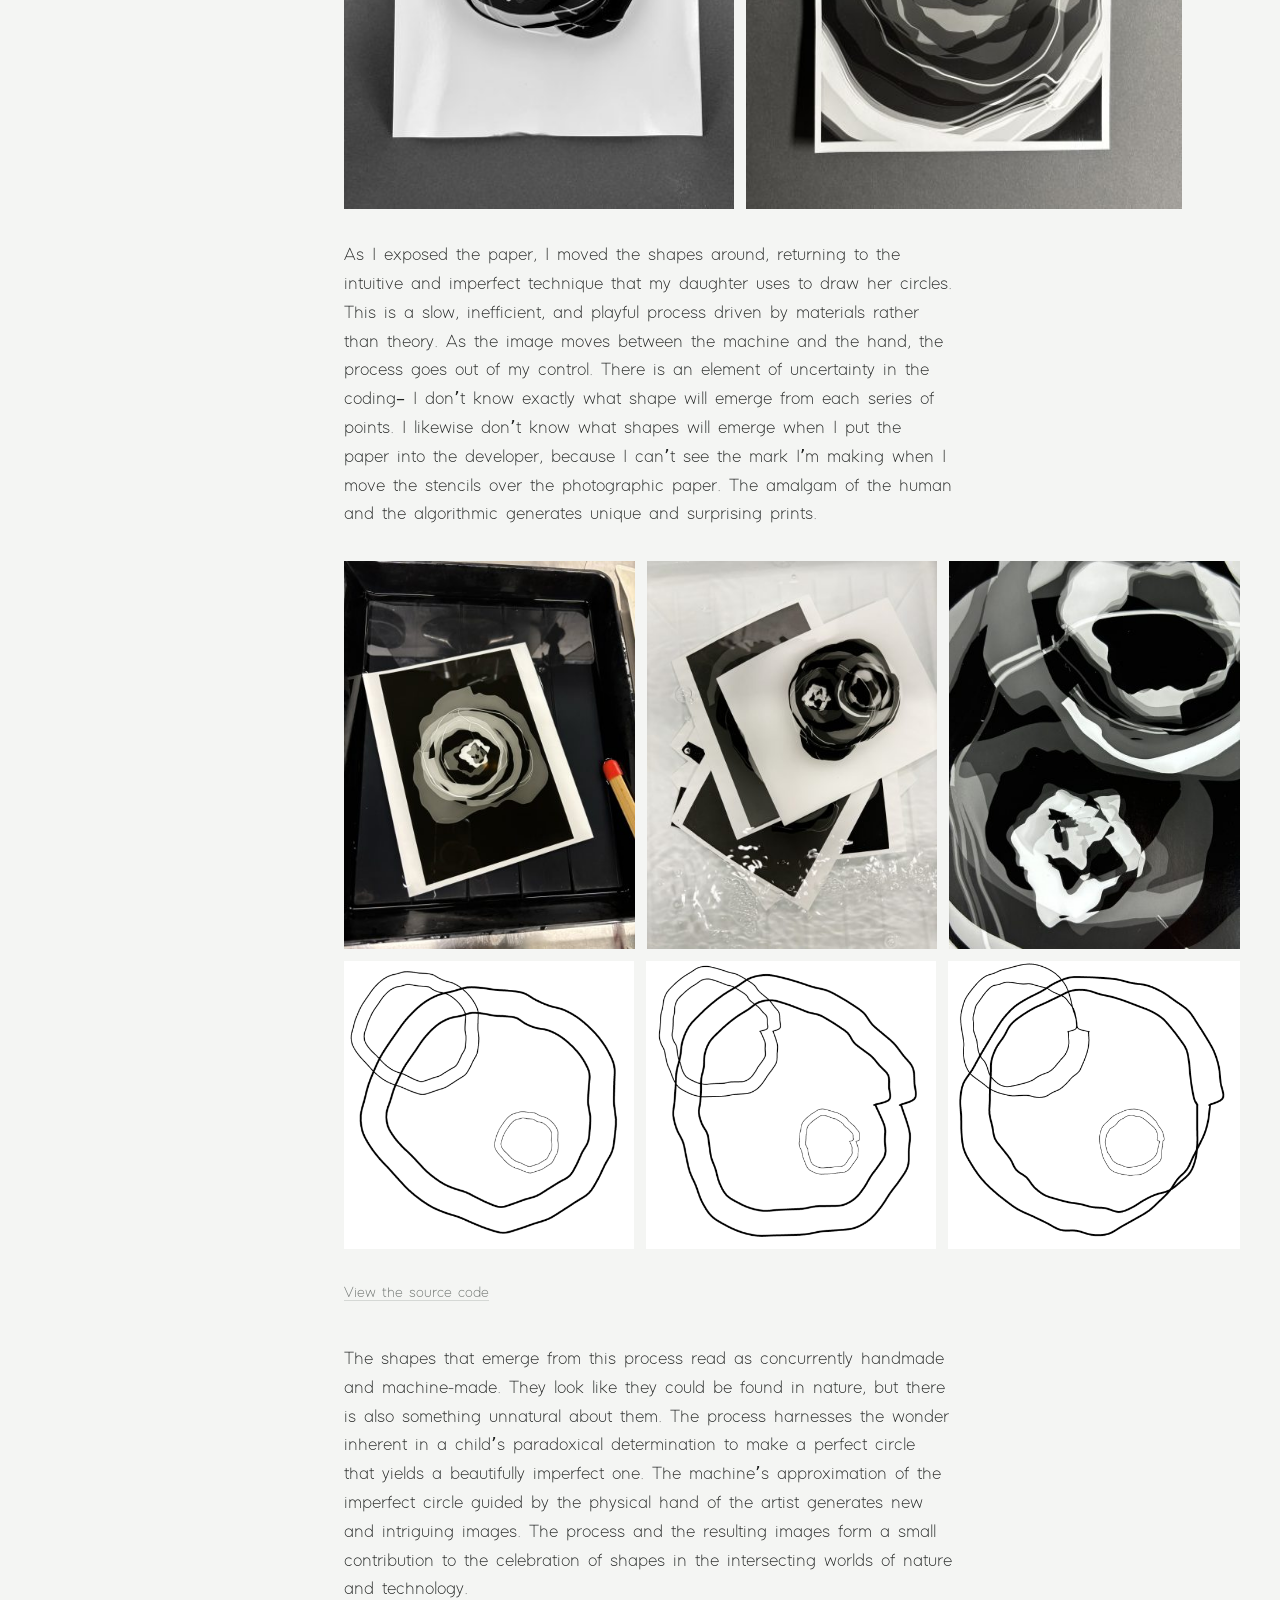
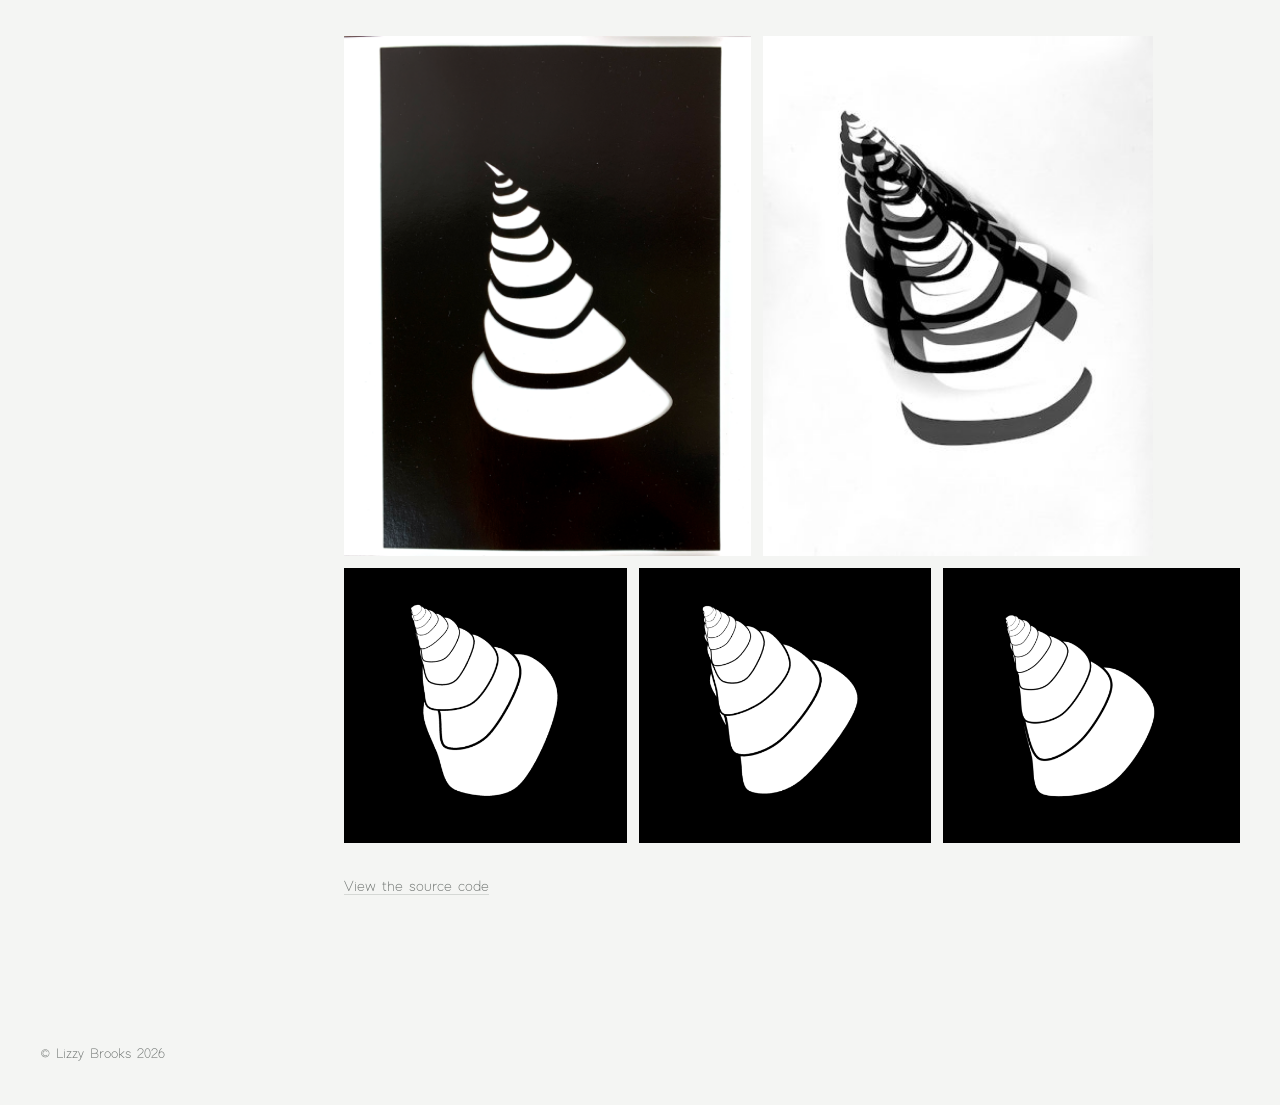
<file: sense-system/index.html>
<!doctype html>
<html lang="en">
<head>
  <meta charset="utf-8">
  <meta name="viewport" content="width=device-width, initial-scale=1">
  <title>Sense &amp; System – Lizzy Brooks</title>
  <meta name="description" content="Lizzy Brooks is a photographer, technologist and social practice artist based in San Francisco.">
  <link rel="icon" href="../images/favicon.gif">
  <link rel="preconnect" href="https://fonts.googleapis.com">
  <link rel="preconnect" href="https://fonts.gstatic.com" crossorigin>
  <link href="https://fonts.googleapis.com/css2?family=Hanken+Grotesk:ital,wght@0,400;0,500;1,400&display=swap" rel="stylesheet">
  <link rel="stylesheet" href="../style.css">
</head>
<body>
  <a class="skip" href="#content">Skip to content</a>
  <div class="layout">
    <header class="side">
      <a class="name" href="../">Lizzy Brooks</a>
      <p class="role">Artist</p>
      <details class="menu" open>
        <summary>Projects</summary>
        <ul class="projects">
          <li><a href="../sense-system/" aria-current="page">Sense &amp; System</a></li>
          <li><a href="../pandemic-chronicle/">Pandemic Chronicle</a></li>
          <li><a href="../time-material/">Time Material</a></li>
          <li><a href="../music-videos/">Music Videos</a></li>
          <li><a href="../the-price-of-salt/">The Price of Salt</a></li>
          <li><a href="../temporal-cities/">Temporal Cities</a></li>
          <li><a href="../rotary-x/">Rotary X</a></li>
          <li><a href="../kibuki/">Kibuki</a></li>
          <li><a href="../mama-ana-kazi/">Mama Ana Kazi</a></li>
          <li><a href="../snapshot/">Snapshot</a></li>
          <li><a href="../dialog-on-a-dialog/">Dialog on a Dialog</a></li>
          <li><a href="../photography/">Penumbra</a></li>
        </ul>
        <ul class="pages">
          <li><a href="../about/">About</a></li>
        </ul>
      </details>
    </header>
    <main id="content">
    <h1>Sense &amp; System</h1>
    <div class="row" style="max-width:1295px">
      <figure style="flex:0.6940"><img src="../images/sense-system/01.jpg" width="347" height="500" loading="lazy" alt="Sense &amp; System, image 1"></figure>
      <figure style="flex:1.0000"><img src="../images/sense-system/02.jpg" width="500" height="500" loading="lazy" alt="Sense &amp; System, image 2"></figure>
      <figure style="flex:0.7500"><img src="../images/sense-system/03.jpg" width="375" height="500" loading="lazy" alt="Sense &amp; System, image 3"></figure>
    </div>
    <div class="row" style="max-width:1698px">
      <figure style="flex:1.0860"><img src="../images/sense-system/04.png" width="543" height="500" loading="lazy" alt="Sense &amp; System, image 4"></figure>
      <figure style="flex:1.0420"><img src="../images/sense-system/05.png" width="521" height="500" loading="lazy" alt="Sense &amp; System, image 5"></figure>
      <figure style="flex:1.0920"><img src="../images/sense-system/06.png" width="546" height="500" loading="lazy" alt="Sense &amp; System, image 6"></figure>
    </div>
    <p class="source"><a href="https://editor.p5js.org/lizzybrooks/sketches/D3J-IUbRZ">View the source code</a></p>
    <p class="prose">I am interested in the relationship between natural and algorithmically generated forms. I write a software script in p5js to generate a mathematical image. I then cut that image from a variety of materials (cardboard, acrylic, wood, fabric) and layer the cuts onto photo paper in a traditional darkroom. In this series I am inspired by my young daughter’s fascination with the circular form and her efforts to master roundness. I made a series of attempts to write a software script able to mimic her uniquely imperfect circles. Each of these scripts gave me interesting shapes, but none that look quite like a child’s drawing of a circle. I became interested in the gap between the hand and the machine, and what we might discover there. I took the shapes and repeated them (using code), then used a CNC machine to cut them out of a variety of materials. In a traditional darkroom I used the cutouts to make photograms; cameraless photographic prints on silver gelatin paper.</p>
    <div class="row" style="max-width:838px">
      <figure style="flex:0.7500"><img src="../images/sense-system/07.jpg" width="375" height="500" loading="lazy" alt="Sense &amp; System, image 7"></figure>
      <figure style="flex:0.8380"><img src="../images/sense-system/08.jpg" width="419" height="500" loading="lazy" alt="Sense &amp; System, image 8"></figure>
    </div>
    <p class="prose">As I exposed the paper, I moved the shapes around, returning to the intuitive and imperfect technique that my daughter uses to draw her circles. This is a slow, inefficient, and playful process driven by materials rather than theory. As the image moves between the machine and the hand, the process goes out of my control. There is an element of uncertainty in the coding– I don’t know exactly what shape will emerge from each series of points. I likewise don’t know what shapes will emerge when I put the paper into the developer, because I can’t see the mark I’m making when I move the stencils over the photographic paper. The amalgam of the human and the algorithmic generates unique and surprising prints.</p>
    <div class="row" style="max-width:1194px">
      <figure style="flex:0.7500"><img src="../images/sense-system/09.jpg" width="375" height="500" loading="lazy" alt="Sense &amp; System, image 9"></figure>
      <figure style="flex:0.7500"><img src="../images/sense-system/10.jpg" width="375" height="500" loading="lazy" alt="Sense &amp; System, image 10"></figure>
      <figure style="flex:0.7500"><img src="../images/sense-system/11.jpg" width="375" height="500" loading="lazy" alt="Sense &amp; System, image 11"></figure>
    </div>
    <div class="row" style="max-width:1598px">
      <figure style="flex:1.0060"><img src="../images/sense-system/12.png" width="503" height="500" loading="lazy" alt="Sense &amp; System, image 12"></figure>
      <figure style="flex:1.0080"><img src="../images/sense-system/13.png" width="504" height="500" loading="lazy" alt="Sense &amp; System, image 13"></figure>
      <figure style="flex:1.0120"><img src="../images/sense-system/14.png" width="506" height="500" loading="lazy" alt="Sense &amp; System, image 14"></figure>
    </div>
    <p class="source"><a href="https://editor.p5js.org/lizzybrooks/sketches/-AV9bHXxX">View the source code</a></p>
    <p class="prose">The shapes that emerge from this process read as concurrently handmade and machine-made. They look like they could be found in nature, but there is also something unnatural about them. The process harnesses the wonder inherent in a child’s paradoxical determination to make a perfect circle that yields a beautifully imperfect one. The machine’s approximation of the imperfect circle guided by the physical hand of the artist generates new and intriguing images. The process and the resulting images form a small contribution to the celebration of shapes in the intersecting worlds of nature and technology.</p>
    <div class="row" style="max-width:809px">
      <figure style="flex:0.7820"><img src="../images/sense-system/15.png" width="391" height="500" loading="lazy" alt="Sense &amp; System, image 15"></figure>
      <figure style="flex:0.7500"><img src="../images/sense-system/16.jpg" width="375" height="500" loading="lazy" alt="Sense &amp; System, image 16"></figure>
    </div>
    <div class="row" style="max-width:1676px">
      <figure style="flex:1.0300"><img src="../images/sense-system/17.png" width="515" height="500" loading="lazy" alt="Sense &amp; System, image 17"></figure>
      <figure style="flex:1.0640"><img src="../images/sense-system/18.png" width="532" height="500" loading="lazy" alt="Sense &amp; System, image 18"></figure>
      <figure style="flex:1.0820"><img src="../images/sense-system/19.png" width="541" height="500" loading="lazy" alt="Sense &amp; System, image 19"></figure>
    </div>
    <p class="source"><a href="https://editor.p5js.org/lizzybrooks/sketches/qy4k7zghA">View the source code</a></p>
    </main>
  </div>
  <footer>© Lizzy Brooks 2026</footer>
  <script>
    // Collapse the project menu on small screens
    if (window.matchMedia('(max-width: 760px)').matches) document.querySelector('.menu').removeAttribute('open');
  </script>
</body>
</html>
</file>
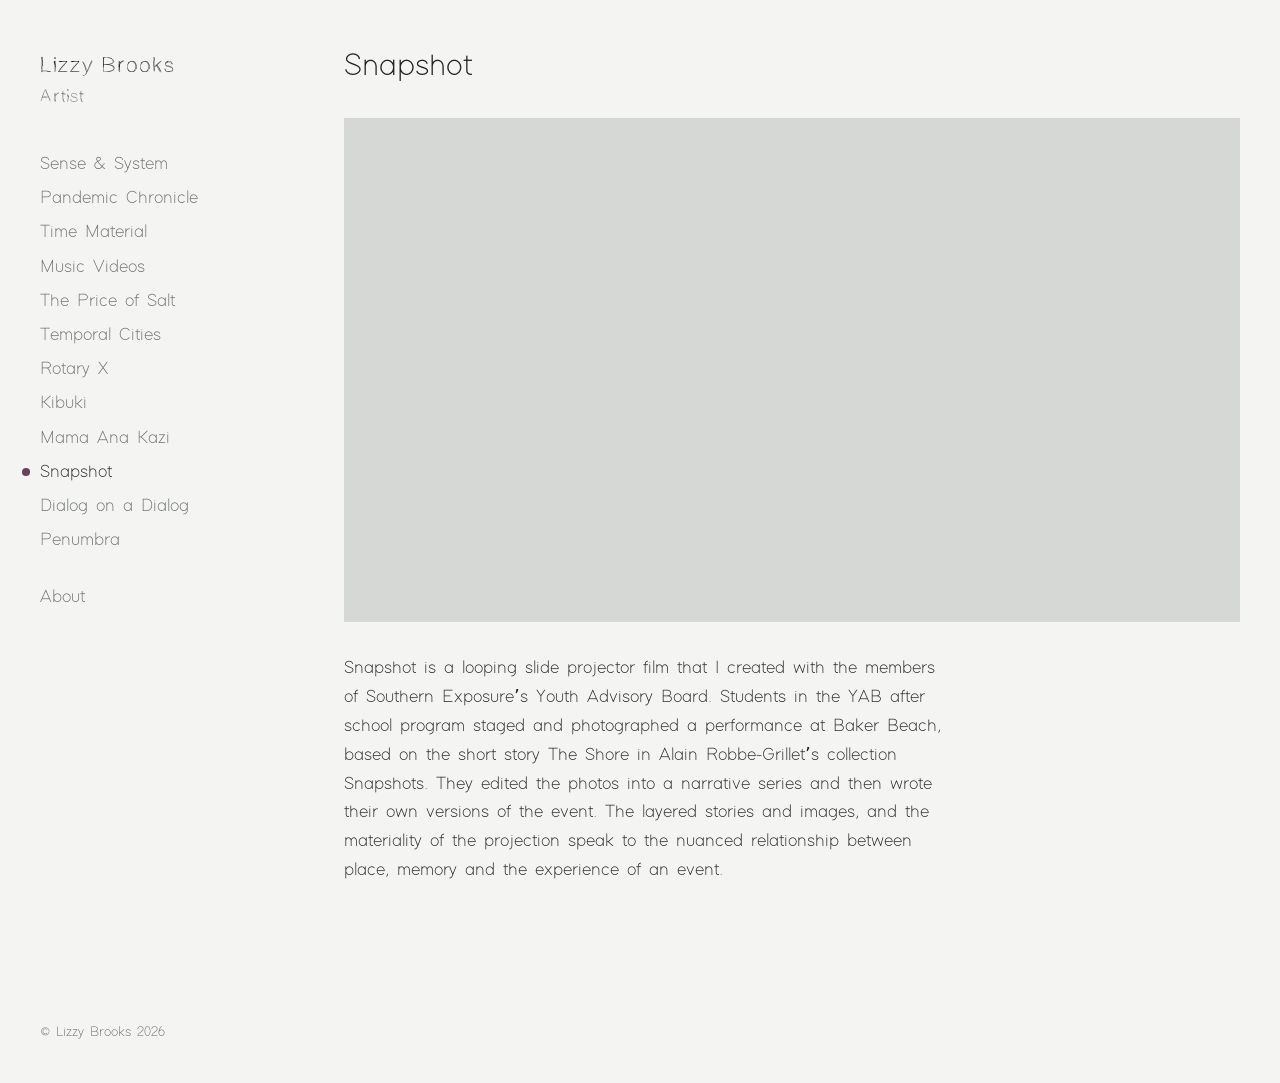
<file: snapshot/index.html>
<!doctype html>
<html lang="en">
<head>
  <meta charset="utf-8">
  <meta name="viewport" content="width=device-width, initial-scale=1">
  <title>Snapshot – Lizzy Brooks</title>
  <meta name="description" content="Lizzy Brooks is a photographer, technologist and social practice artist based in San Francisco.">
  <link rel="icon" href="../images/favicon.gif">
  <link rel="preconnect" href="https://fonts.googleapis.com">
  <link rel="preconnect" href="https://fonts.gstatic.com" crossorigin>
  <link href="https://fonts.googleapis.com/css2?family=Hanken+Grotesk:ital,wght@0,400;0,500;1,400&display=swap" rel="stylesheet">
  <link rel="stylesheet" href="../style.css">
</head>
<body>
  <a class="skip" href="#content">Skip to content</a>
  <div class="layout">
    <header class="side">
      <a class="name" href="../">Lizzy Brooks</a>
      <p class="role">Artist</p>
      <details class="menu" open>
        <summary>Projects</summary>
        <ul class="projects">
          <li><a href="../sense-system/">Sense &amp; System</a></li>
          <li><a href="../pandemic-chronicle/">Pandemic Chronicle</a></li>
          <li><a href="../time-material/">Time Material</a></li>
          <li><a href="../music-videos/">Music Videos</a></li>
          <li><a href="../the-price-of-salt/">The Price of Salt</a></li>
          <li><a href="../temporal-cities/">Temporal Cities</a></li>
          <li><a href="../rotary-x/">Rotary X</a></li>
          <li><a href="../kibuki/">Kibuki</a></li>
          <li><a href="../mama-ana-kazi/">Mama Ana Kazi</a></li>
          <li><a href="../snapshot/" aria-current="page">Snapshot</a></li>
          <li><a href="../dialog-on-a-dialog/">Dialog on a Dialog</a></li>
          <li><a href="../photography/">Penumbra</a></li>
        </ul>
        <ul class="pages">
          <li><a href="../about/">About</a></li>
        </ul>
      </details>
    </header>
    <main id="content">
    <h1>Snapshot</h1>
    <div class="video"><iframe src="https://player.vimeo.com/video/55983447" title="Snapshot video" loading="lazy" allow="autoplay; fullscreen; picture-in-picture" allowfullscreen></iframe></div>
    <p class="prose">Snapshot is a looping slide projector film that I created with the members of Southern Exposure’s Youth Advisory Board. Students in the YAB after school program staged and photographed a performance at Baker Beach, based on the short story The Shore in Alain Robbe-Grillet’s collection Snapshots. They edited the photos into a narrative series and then wrote their own versions of the event. The layered stories and images, and the materiality of the projection speak to the nuanced relationship between place, memory and the experience of an event.</p>
    </main>
  </div>
  <footer>© Lizzy Brooks 2026</footer>
  <script>
    // Collapse the project menu on small screens
    if (window.matchMedia('(max-width: 760px)').matches) document.querySelector('.menu').removeAttribute('open');
  </script>
</body>
</html>
</file>
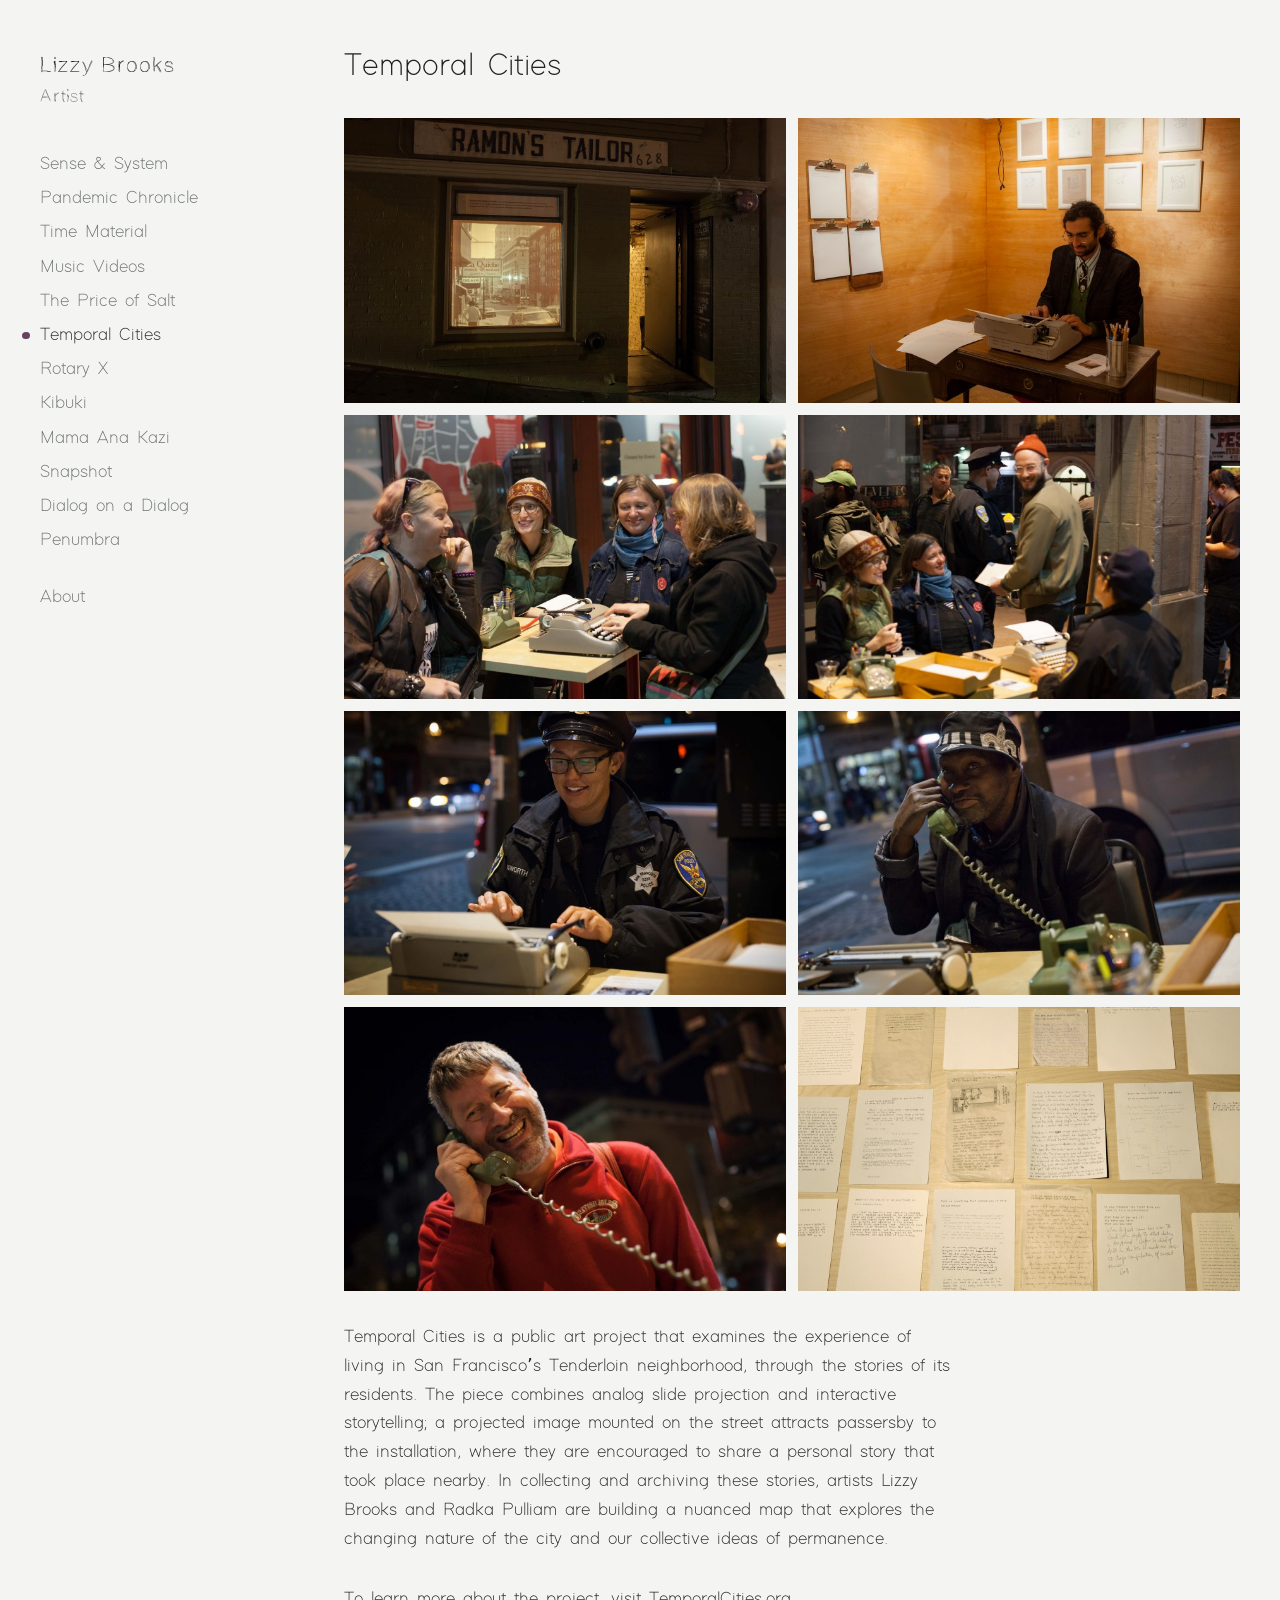
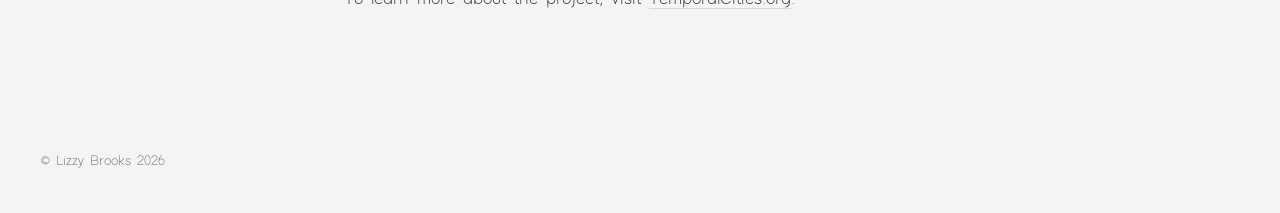
<file: temporal-cities/index.html>
<!doctype html>
<html lang="en">
<head>
  <meta charset="utf-8">
  <meta name="viewport" content="width=device-width, initial-scale=1">
  <title>Temporal Cities – Lizzy Brooks</title>
  <meta name="description" content="Lizzy Brooks is a photographer, technologist and social practice artist based in San Francisco.">
  <link rel="icon" href="../images/favicon.gif">
  <link rel="preconnect" href="https://fonts.googleapis.com">
  <link rel="preconnect" href="https://fonts.gstatic.com" crossorigin>
  <link href="https://fonts.googleapis.com/css2?family=Hanken+Grotesk:ital,wght@0,400;0,500;1,400&display=swap" rel="stylesheet">
  <link rel="stylesheet" href="../style.css">
</head>
<body>
  <a class="skip" href="#content">Skip to content</a>
  <div class="layout">
    <header class="side">
      <a class="name" href="../">Lizzy Brooks</a>
      <p class="role">Artist</p>
      <details class="menu" open>
        <summary>Projects</summary>
        <ul class="projects">
          <li><a href="../sense-system/">Sense &amp; System</a></li>
          <li><a href="../pandemic-chronicle/">Pandemic Chronicle</a></li>
          <li><a href="../time-material/">Time Material</a></li>
          <li><a href="../music-videos/">Music Videos</a></li>
          <li><a href="../the-price-of-salt/">The Price of Salt</a></li>
          <li><a href="../temporal-cities/" aria-current="page">Temporal Cities</a></li>
          <li><a href="../rotary-x/">Rotary X</a></li>
          <li><a href="../kibuki/">Kibuki</a></li>
          <li><a href="../mama-ana-kazi/">Mama Ana Kazi</a></li>
          <li><a href="../snapshot/">Snapshot</a></li>
          <li><a href="../dialog-on-a-dialog/">Dialog on a Dialog</a></li>
          <li><a href="../photography/">Penumbra</a></li>
        </ul>
        <ul class="pages">
          <li><a href="../about/">About</a></li>
        </ul>
      </details>
    </header>
    <main id="content">
    <h1>Temporal Cities</h1>
    <div class="row" style="max-width:1630px">
      <figure style="flex:1.5556"><img src="../images/temporal-cities/01.jpg" width="700" height="450" loading="lazy" alt="Temporal Cities, image 1"></figure>
      <figure style="flex:1.5556"><img src="../images/temporal-cities/02.jpg" width="700" height="450" loading="lazy" alt="Temporal Cities, image 2"></figure>
    </div>
    <div class="row" style="max-width:1630px">
      <figure style="flex:1.5556"><img src="../images/temporal-cities/03.jpg" width="700" height="450" loading="lazy" alt="Temporal Cities, image 3"></figure>
      <figure style="flex:1.5556"><img src="../images/temporal-cities/04.jpg" width="700" height="450" loading="lazy" alt="Temporal Cities, image 4"></figure>
    </div>
    <div class="row" style="max-width:1630px">
      <figure style="flex:1.5556"><img src="../images/temporal-cities/05.jpg" width="700" height="450" loading="lazy" alt="Temporal Cities, image 5"></figure>
      <figure style="flex:1.5556"><img src="../images/temporal-cities/06.jpg" width="700" height="450" loading="lazy" alt="Temporal Cities, image 6"></figure>
    </div>
    <div class="row" style="max-width:1630px">
      <figure style="flex:1.5556"><img src="../images/temporal-cities/07.jpg" width="700" height="450" loading="lazy" alt="Temporal Cities, image 7"></figure>
      <figure style="flex:1.5556"><img src="../images/temporal-cities/08.jpg" width="700" height="450" loading="lazy" alt="Temporal Cities, image 8"></figure>
    </div>
    <p class="prose">Temporal Cities is a public art project that examines the experience of living in San Francisco’s Tenderloin neighborhood, through the stories of its residents. The piece combines analog slide projection and interactive storytelling; a projected image mounted on the street attracts passersby to the installation, where they are encouraged to share a personal story that took place nearby. In collecting and archiving these stories, artists Lizzy Brooks and Radka Pulliam are building a nuanced map that explores the changing nature of the city and our collective ideas of permanence.</p>
    <p class="prose">To learn more about the project, visit <a href="http://www.temporalcities.org/">TemporalCities.org</a>.</p>
    </main>
  </div>
  <footer>© Lizzy Brooks 2026</footer>
  <script>
    // Collapse the project menu on small screens
    if (window.matchMedia('(max-width: 760px)').matches) document.querySelector('.menu').removeAttribute('open');
  </script>
</body>
</html>
</file>
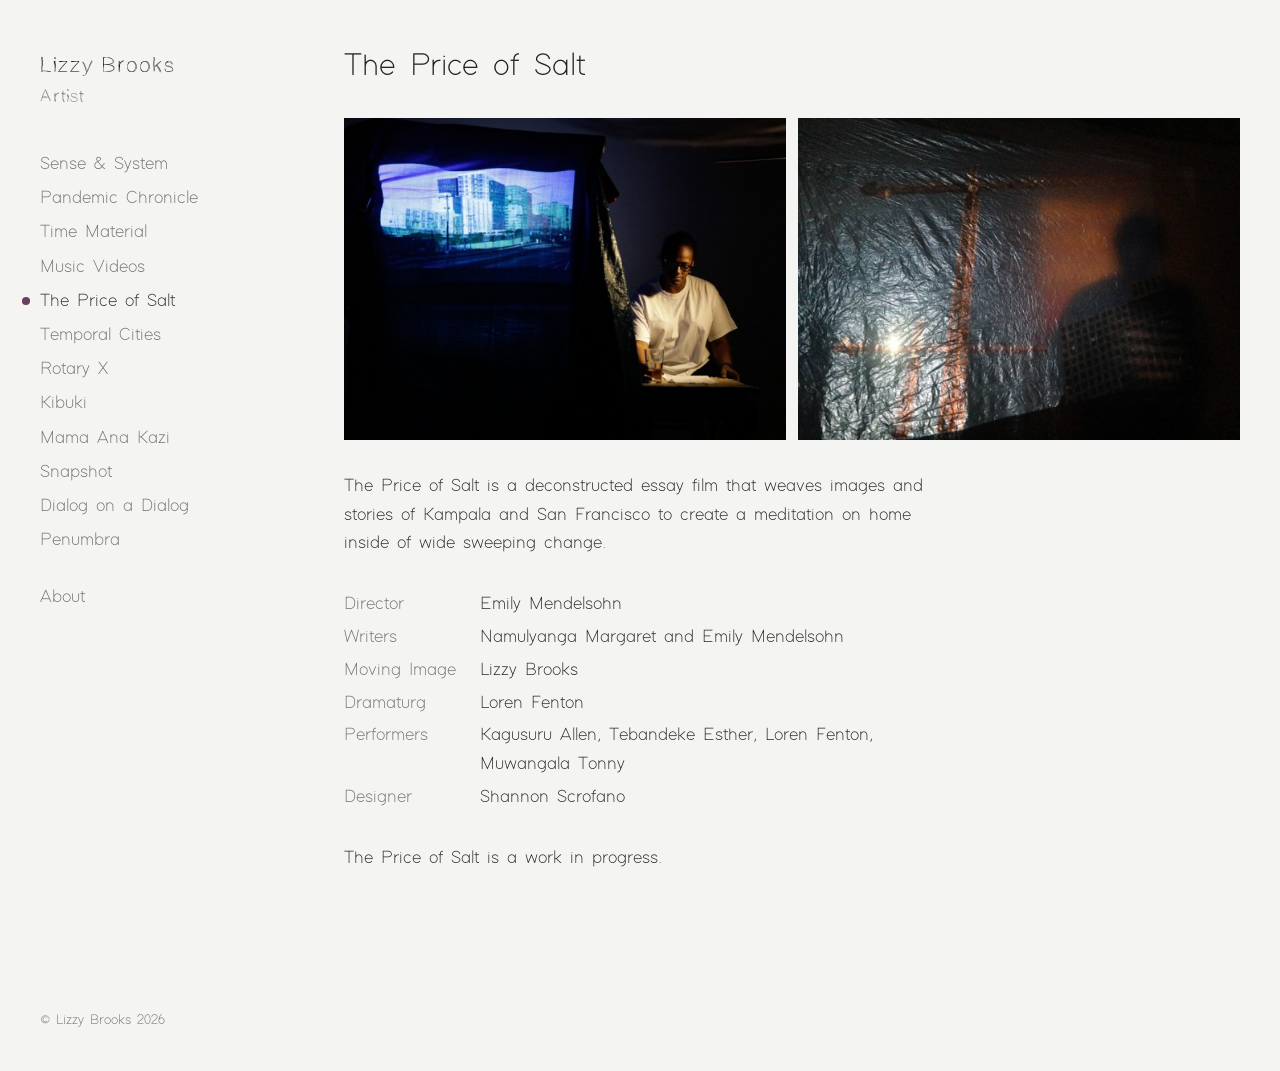
<file: the-price-of-salt/index.html>
<!doctype html>
<html lang="en">
<head>
  <meta charset="utf-8">
  <meta name="viewport" content="width=device-width, initial-scale=1">
  <title>The Price of Salt – Lizzy Brooks</title>
  <meta name="description" content="Lizzy Brooks is a photographer, technologist and social practice artist based in San Francisco.">
  <link rel="icon" href="../images/favicon.gif">
  <link rel="preconnect" href="https://fonts.googleapis.com">
  <link rel="preconnect" href="https://fonts.gstatic.com" crossorigin>
  <link href="https://fonts.googleapis.com/css2?family=Hanken+Grotesk:ital,wght@0,400;0,500;1,400&display=swap" rel="stylesheet">
  <link rel="stylesheet" href="../style.css">
</head>
<body>
  <a class="skip" href="#content">Skip to content</a>
  <div class="layout">
    <header class="side">
      <a class="name" href="../">Lizzy Brooks</a>
      <p class="role">Artist</p>
      <details class="menu" open>
        <summary>Projects</summary>
        <ul class="projects">
          <li><a href="../sense-system/">Sense &amp; System</a></li>
          <li><a href="../pandemic-chronicle/">Pandemic Chronicle</a></li>
          <li><a href="../time-material/">Time Material</a></li>
          <li><a href="../music-videos/">Music Videos</a></li>
          <li><a href="../the-price-of-salt/" aria-current="page">The Price of Salt</a></li>
          <li><a href="../temporal-cities/">Temporal Cities</a></li>
          <li><a href="../rotary-x/">Rotary X</a></li>
          <li><a href="../kibuki/">Kibuki</a></li>
          <li><a href="../mama-ana-kazi/">Mama Ana Kazi</a></li>
          <li><a href="../snapshot/">Snapshot</a></li>
          <li><a href="../dialog-on-a-dialog/">Dialog on a Dialog</a></li>
          <li><a href="../photography/">Penumbra</a></li>
        </ul>
        <ul class="pages">
          <li><a href="../about/">About</a></li>
        </ul>
      </details>
    </header>
    <main id="content">
    <h1>The Price of Salt</h1>
    <div class="row" style="max-width:1442px">
      <figure style="flex:1.3750"><img src="../images/the-price-of-salt/01.jpg" width="550" height="400" loading="lazy" alt="The Price of Salt, image 1"></figure>
      <figure style="flex:1.3750"><img src="../images/the-price-of-salt/02.jpg" width="550" height="400" loading="lazy" alt="The Price of Salt, image 2"></figure>
    </div>
    <p class="prose">The Price of Salt is a deconstructed essay film that weaves images and stories of Kampala and San Francisco to create a meditation on home inside of wide sweeping change.</p>
    <dl class="credits prose">
      <dt>Director</dt><dd>Emily Mendelsohn</dd>
      <dt>Writers</dt><dd>Namulyanga Margaret and Emily Mendelsohn</dd>
      <dt>Moving Image</dt><dd>Lizzy Brooks</dd>
      <dt>Dramaturg</dt><dd>Loren Fenton</dd>
      <dt>Performers</dt><dd>Kagusuru Allen, Tebandeke Esther, Loren Fenton, Muwangala Tonny</dd>
      <dt>Designer</dt><dd>Shannon Scrofano</dd>
    </dl>
    <p class="prose">The Price of Salt is a work in progress.</p>
    </main>
  </div>
  <footer>© Lizzy Brooks 2026</footer>
  <script>
    // Collapse the project menu on small screens
    if (window.matchMedia('(max-width: 760px)').matches) document.querySelector('.menu').removeAttribute('open');
  </script>
</body>
</html>
</file>
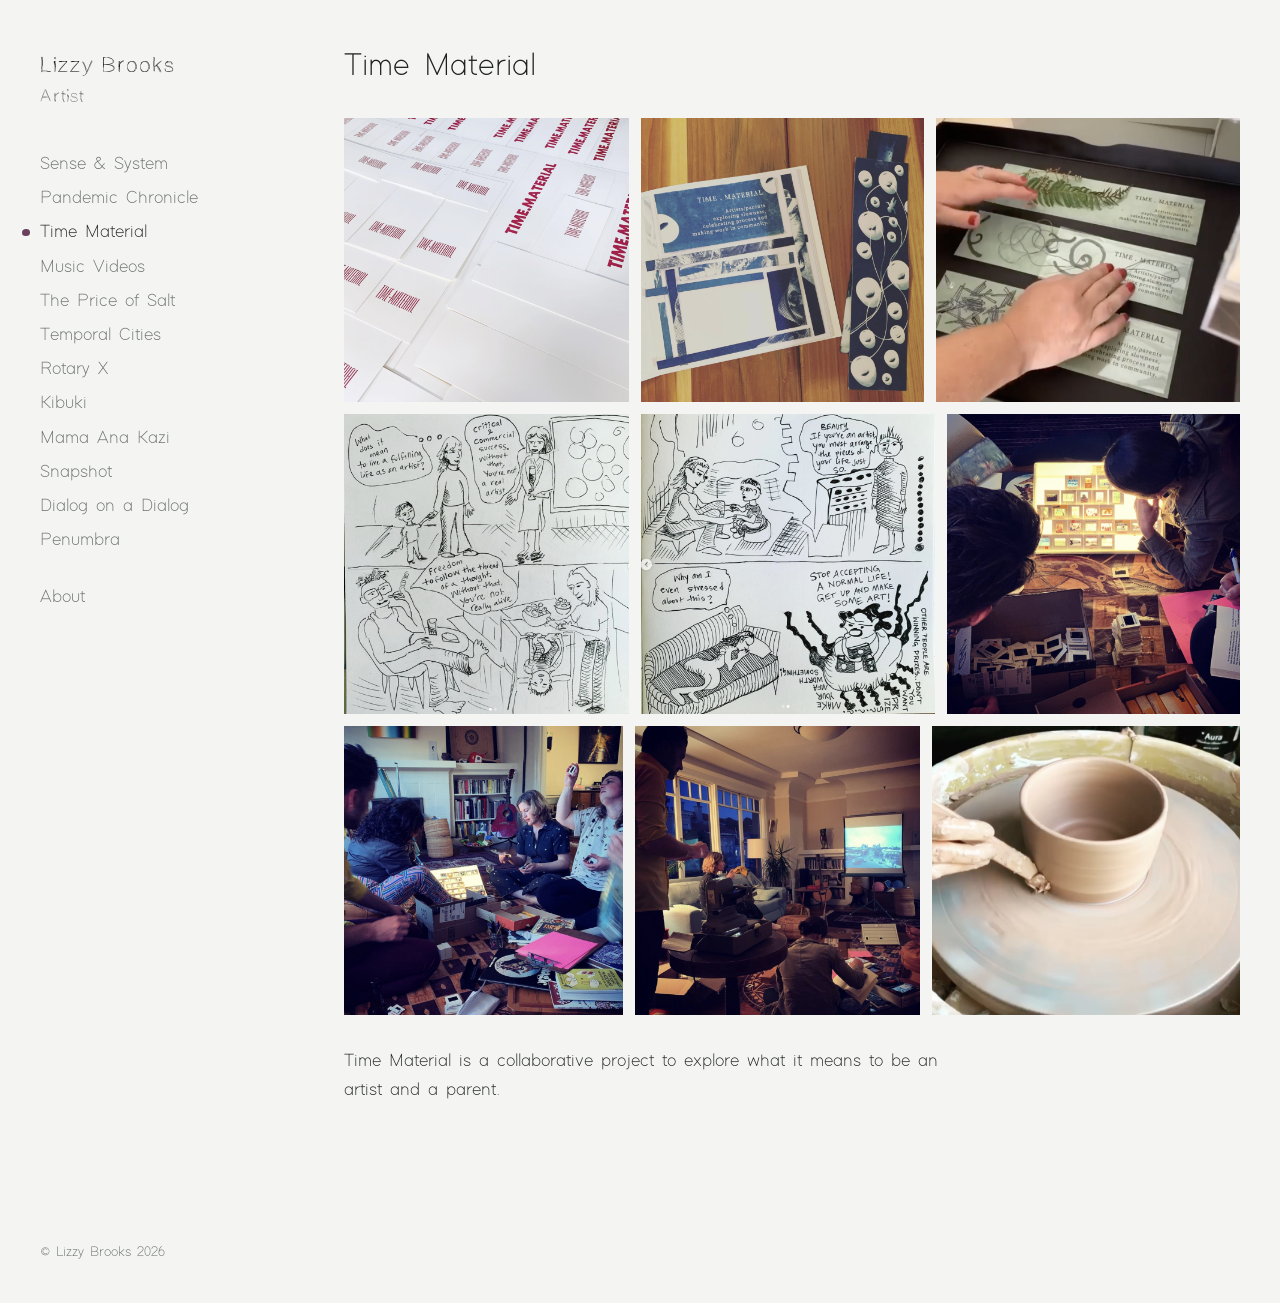
<file: time-material/index.html>
<!doctype html>
<html lang="en">
<head>
  <meta charset="utf-8">
  <meta name="viewport" content="width=device-width, initial-scale=1">
  <title>Time Material – Lizzy Brooks</title>
  <meta name="description" content="Lizzy Brooks is a photographer, technologist and social practice artist based in San Francisco.">
  <link rel="icon" href="../images/favicon.gif">
  <link rel="preconnect" href="https://fonts.googleapis.com">
  <link rel="preconnect" href="https://fonts.gstatic.com" crossorigin>
  <link href="https://fonts.googleapis.com/css2?family=Hanken+Grotesk:ital,wght@0,400;0,500;1,400&display=swap" rel="stylesheet">
  <link rel="stylesheet" href="../style.css">
</head>
<body>
  <a class="skip" href="#content">Skip to content</a>
  <div class="layout">
    <header class="side">
      <a class="name" href="../">Lizzy Brooks</a>
      <p class="role">Artist</p>
      <details class="menu" open>
        <summary>Projects</summary>
        <ul class="projects">
          <li><a href="../sense-system/">Sense &amp; System</a></li>
          <li><a href="../pandemic-chronicle/">Pandemic Chronicle</a></li>
          <li><a href="../time-material/" aria-current="page">Time Material</a></li>
          <li><a href="../music-videos/">Music Videos</a></li>
          <li><a href="../the-price-of-salt/">The Price of Salt</a></li>
          <li><a href="../temporal-cities/">Temporal Cities</a></li>
          <li><a href="../rotary-x/">Rotary X</a></li>
          <li><a href="../kibuki/">Kibuki</a></li>
          <li><a href="../mama-ana-kazi/">Mama Ana Kazi</a></li>
          <li><a href="../snapshot/">Snapshot</a></li>
          <li><a href="../dialog-on-a-dialog/">Dialog on a Dialog</a></li>
          <li><a href="../photography/">Penumbra</a></li>
        </ul>
        <ul class="pages">
          <li><a href="../about/">About</a></li>
        </ul>
      </details>
    </header>
    <main id="content">
    <h1>Time Material</h1>
    <div class="row" style="max-width:1621px">
      <figure style="flex:1.0040"><img src="../images/time-material/01.png" width="502" height="500" loading="lazy" alt="Time Material, image 1"></figure>
      <figure style="flex:0.9960"><img src="../images/time-material/02.png" width="498" height="500" loading="lazy" alt="Time Material, image 2"></figure>
      <figure style="flex:1.0720"><img src="../images/time-material/03.png" width="536" height="500" loading="lazy" alt="Time Material, image 3"></figure>
    </div>
    <div class="row" style="max-width:1537px">
      <figure style="flex:0.9520"><img src="../images/time-material/04.png" width="476" height="500" loading="lazy" alt="Time Material, image 4"></figure>
      <figure style="flex:0.9800"><img src="../images/time-material/05.png" width="490" height="500" loading="lazy" alt="Time Material, image 5"></figure>
      <figure style="flex:0.9780"><img src="../images/time-material/06.png" width="489" height="500" loading="lazy" alt="Time Material, image 6"></figure>
    </div>
    <div class="row" style="max-width:1592px">
      <figure style="flex:0.9660"><img src="../images/time-material/07.png" width="483" height="500" loading="lazy" alt="Time Material, image 7"></figure>
      <figure style="flex:0.9860"><img src="../images/time-material/08.png" width="493" height="500" loading="lazy" alt="Time Material, image 8"></figure>
      <figure style="flex:1.0640"><img src="../images/time-material/09.png" width="532" height="500" loading="lazy" alt="Time Material, image 9"></figure>
    </div>
    <p class="prose">Time Material is a collaborative project to explore what it means to be an artist and a parent.</p>
    </main>
  </div>
  <footer>© Lizzy Brooks 2026</footer>
  <script>
    // Collapse the project menu on small screens
    if (window.matchMedia('(max-width: 760px)').matches) document.querySelector('.menu').removeAttribute('open');
  </script>
</body>
</html>
</file>
<file: style.css>
/* Lizzy Brooks — site styles
   Colors are set once here; the dark set applies when a visitor's device is in dark mode. */

/* Fonts. Both files sit in the main site folder next to this stylesheet. */

/* Everything except the name: menu, page titles and body text */
@font-face {
  font-family: "Modern Sans";
  src: url("ModernSans-Light.otf") format("opentype");
  font-weight: normal;
  font-style: normal;
  font-display: swap;
}

/* "Lizzy Brooks" and "Artist" */
@font-face {
  font-family: "Sketchtica";
  src: url("Sketchtica.ttf") format("truetype");
  font-weight: normal;
  font-style: normal;
  font-display: swap;
}

:root {
  --paper: #f4f5f3;
  /* cool, silver-gelatin white */
  --ink: #1e201f;
  --muted: #676c69;
  --rule: #d5d8d5;
  --accent: #6b3f5e;
  /* selenium-toned plum, used sparingly */
  --font: "Modern Sans", system-ui, -apple-system, "Segoe UI", sans-serif;
  /* body text */
  --text-weight: normal;
  --title-font: var(--font);
  /* menu and page titles */
  --name-font: "Sketchtica", var(--font);
  /* "Lizzy Brooks" and "Artist" */
}

@media (prefers-color-scheme: dark) {
  :root {
    --paper: #151716;
    --ink: #e4e6e3;
    --muted: #979c99;
    --rule: #2d312f;
    --accent: #cfa6c3;
  }
}

* {
  box-sizing: border-box;
}

html {
  -webkit-text-size-adjust: 100%;
}

body {
  margin: 0;
  background: var(--paper);
  color: var(--ink);
  font-family: var(--font);
  font-weight: var(--text-weight);
  font-size: 18px;
  line-height: 1.6;
}

.side,
h1 {
  font-family: var(--title-font);
}

img {
  display: block;
  max-width: 100%;
  height: auto;
}

a {
  color: inherit;
  text-decoration-color: var(--rule);
  text-underline-offset: 0.2em;
  text-decoration-thickness: 1px;
}

a:hover {
  color: var(--accent);
  text-decoration-color: currentColor;
}

:focus-visible {
  outline: 2px solid var(--accent);
  outline-offset: 3px;
}

.skip {
  position: absolute;
  left: -999px;
  top: 0;
  padding: 0.5rem 1rem;
  background: var(--ink);
  color: var(--paper);
}

.skip:focus {
  left: 1rem;
  top: 1rem;
}

/* ---------- layout: index column + work ---------- */
.layout {
  display: grid;
  grid-template-columns: 15rem minmax(0, 1fr);
  gap: 4rem;
  max-width: 82rem;
  margin: 0 auto;
  padding: 3rem 2.5rem 2rem;
}

.side {
  position: sticky;
  top: 3rem;
  align-self: start;
}

.name,
.role {
  font-family: var(--name-font);
  font-weight: normal;
}

.name {
  font-size: 1.375rem;
  text-decoration: none;
}

.role {
  margin: 0 0 2.25rem;
  color: var(--muted);
}

.menu>summary {
  display: none;
}

.menu ul {
  list-style: none;
  margin: 0;
  padding: 0;
}

.menu li {
  margin: 0.1rem 0;
}

.menu a {
  position: relative;
  display: inline-block;
  padding: 0.12rem 0;
  text-decoration: none;
  color: var(--muted);
}

.menu a:hover {
  color: var(--ink);
}

.menu a[aria-current="page"] {
  color: var(--ink);
}

/* the current page is marked with a small, slightly imperfect circle */
.menu a[aria-current="page"]::before {
  content: "";
  position: absolute;
  left: -1.1rem;
  top: 50%;
  width: 0.5rem;
  height: 0.46rem;
  margin-top: -0.23rem;
  border-radius: 52% 48% 50% 46%;
  background: var(--accent);
}

.menu .pages {
  margin-top: 1.5rem;
}

main {
  min-width: 0;
  padding-bottom: 3rem;
}

h1 {
  font-size: 2rem;
  font-weight: normal;
  line-height: 1.2;
  margin: 0 0 2rem;
}

/* ---------- content ---------- */
.prose {
  max-width: 38rem;
  margin: 2rem 0;
}

.source {
  margin: 0.75rem 0 2.5rem;
  font-size: 0.9375rem;
  color: var(--muted);
}

.row {
  display: flex;
  gap: 12px;
  margin: 0 0 12px;
}

.row+ :not(.row) {
  margin-top: 2rem;
}

.row figure {
  margin: 0;
  min-width: 0;
}

.row img {
  width: 100%;
  background: var(--rule);
}

.video {
  aspect-ratio: 16 / 9;
  max-width: 56rem;
  margin: 0 0 2rem;
  background: var(--rule);
}

.video iframe {
  width: 100%;
  height: 100%;
  border: 0;
  display: block;
}

.credits {
  display: grid;
  grid-template-columns: max-content 1fr;
  gap: 0.25rem 1.5rem;
}

.credits dt {
  color: var(--muted);
}

.credits dd {
  margin: 0;
}

.hero {
  margin: 0;
  max-width: 750px;
}

.hero img {
  width: 100%;
  background: var(--rule);
}

.hero figcaption {
  margin-top: 0.75rem;
  color: var(--muted);
}

footer {
  max-width: 82rem;
  margin: 0 auto;
  padding: 1.5rem 2.5rem 2.5rem;
  color: var(--muted);
  font-size: 0.875rem;
}

/* ---------- small screens ---------- */
@media (max-width: 760px) {
  body {
    font-size: 17px;
  }

  .layout {
    display: block;
    padding: 1.5rem 16px 1rem;
  }

  .side {
    position: static;
    margin-bottom: 2rem;
    padding-bottom: 1rem;
    border-bottom: 1px solid var(--rule);
  }

  .role {
    margin-bottom: 0.75rem;
  }

  .menu>summary {
    display: list-item;
    cursor: pointer;
    color: var(--muted);
    padding: 0.25rem 0;
  }

  .menu[open]>summary {
    margin-bottom: 0.5rem;
  }

  .menu a[aria-current="page"]::before {
    display: none;
  }

  .menu a[aria-current="page"] {
    color: var(--accent);
  }

  .menu .pages {
    margin-top: 0.75rem;
  }

  h1 {
    font-size: 1.625rem;
    margin-bottom: 1.5rem;
  }

  .row {
    flex-wrap: wrap;
  }

  .row figure {
    flex-basis: 100% !important;
  }

  footer {
    padding: 1rem 16px 2rem;
  }
}
</file>
